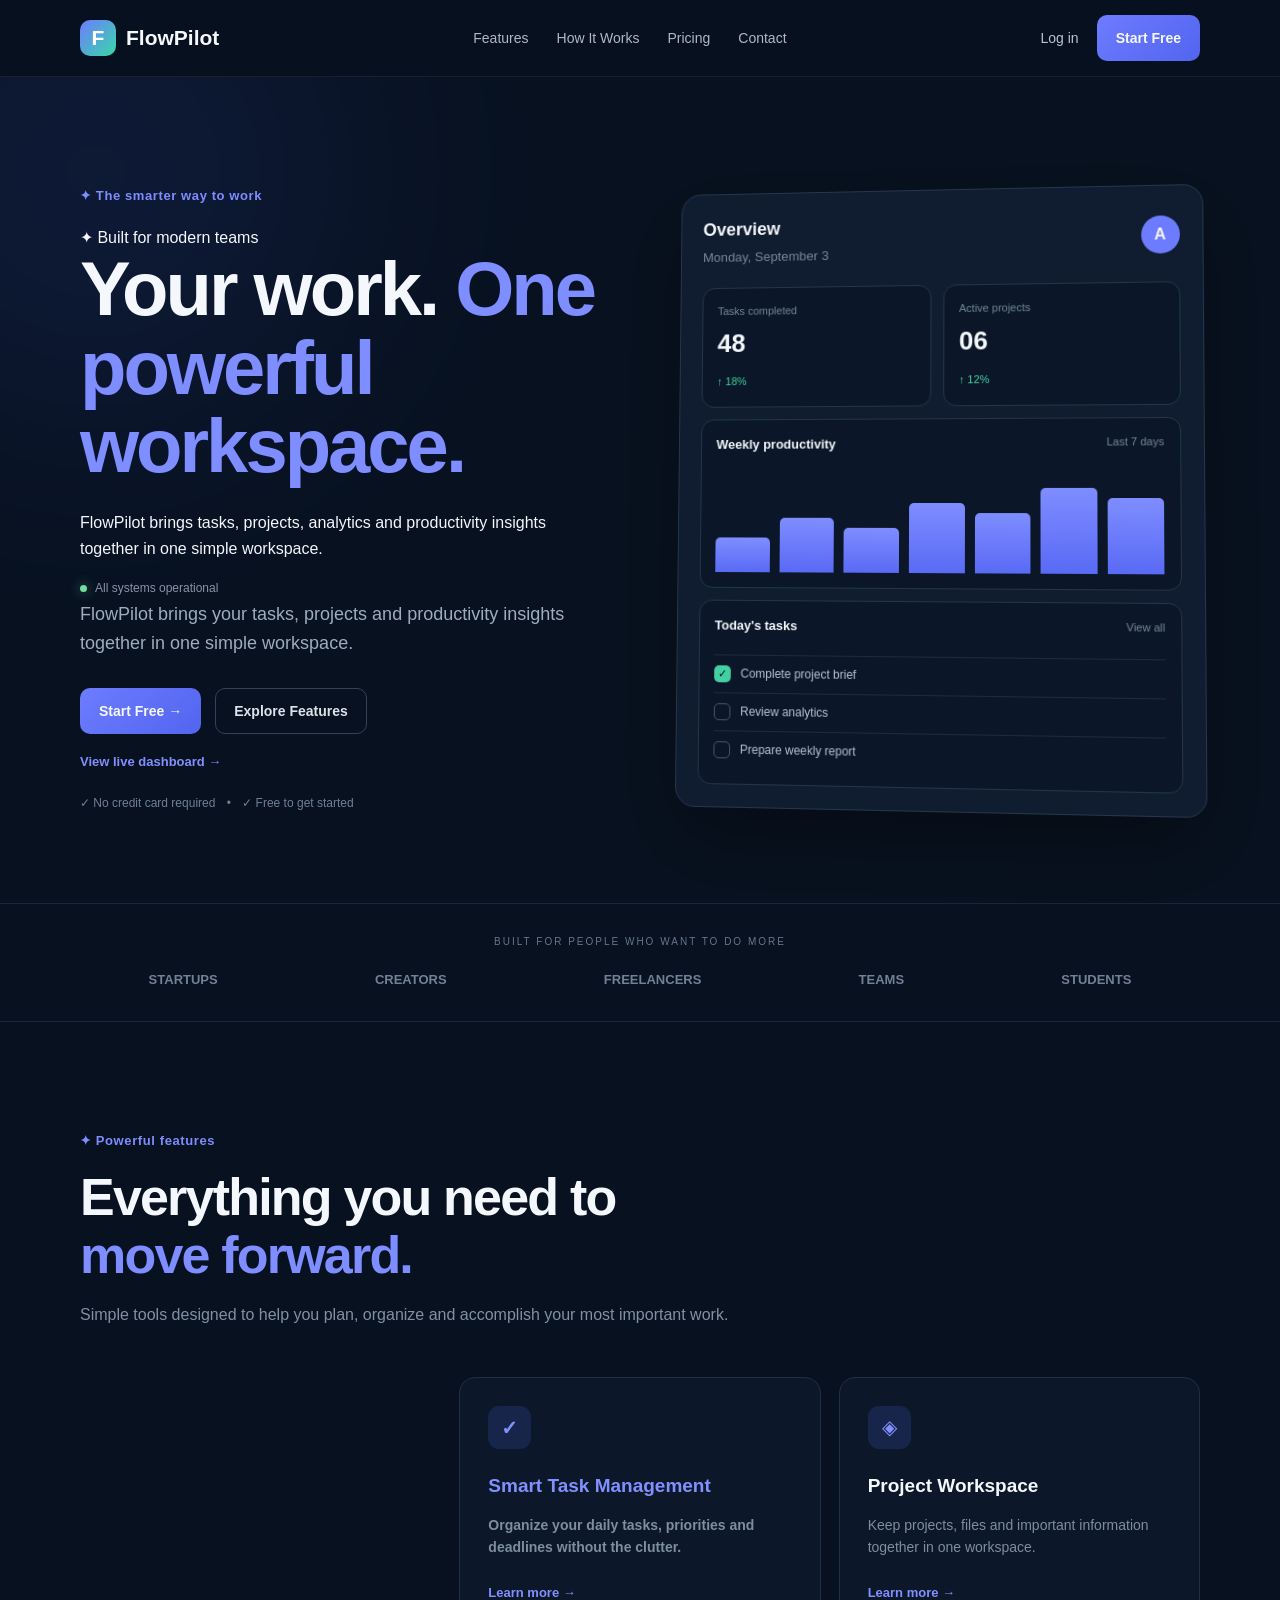
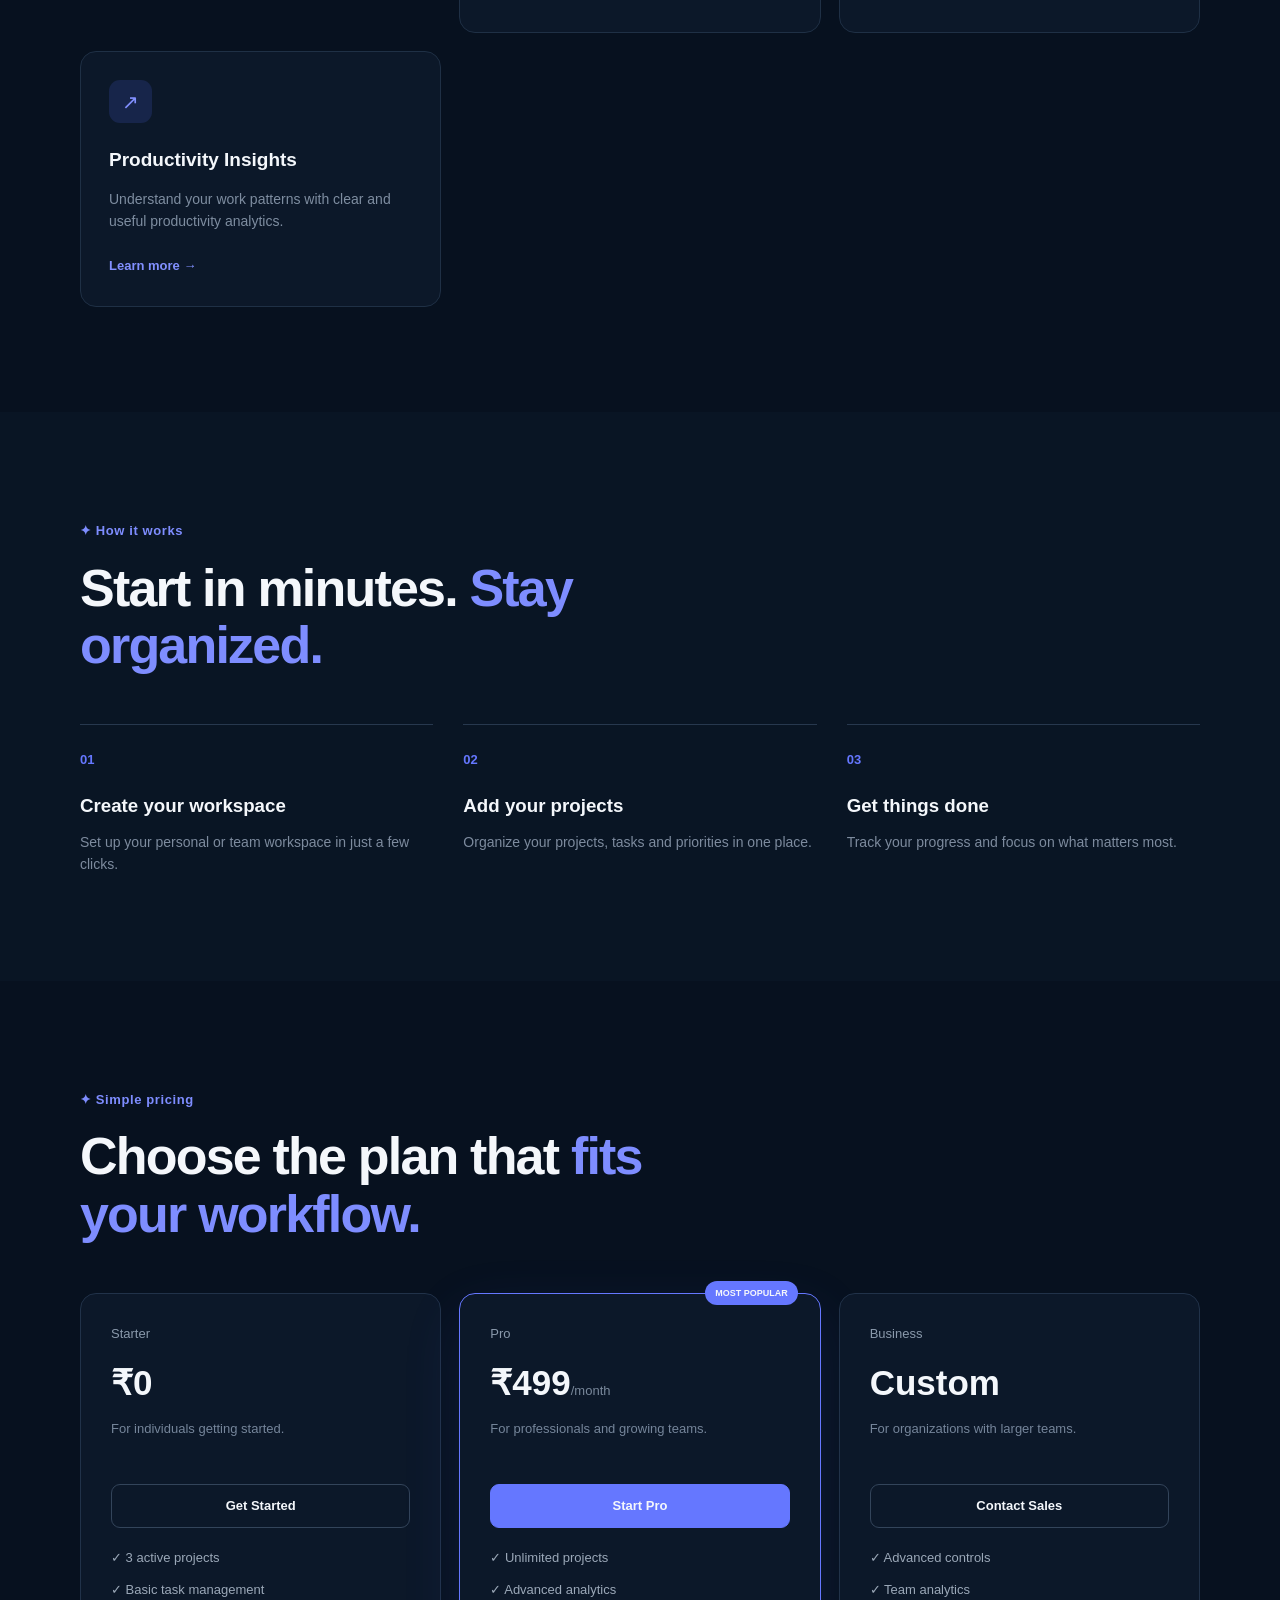
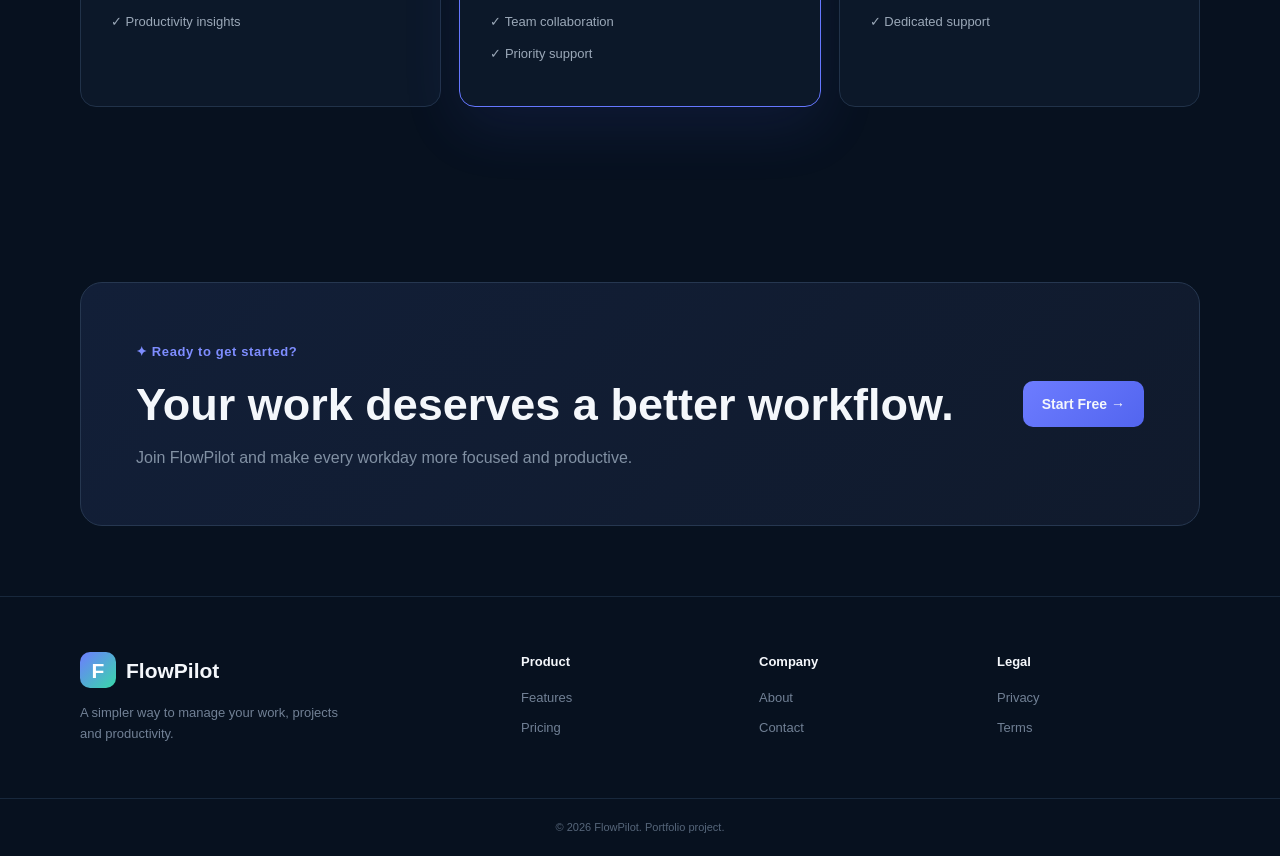
<file: index.html>
<!DOCTYPE html>
<html lang="en">
<head>
    <meta charset="UTF-8">
    <meta name="viewport" content="width=device-width, initial-scale=1.0">

    <title>FlowPilot — Work Smarter. Get More Done.</title>

    <meta name="description"
          content="FlowPilot is a modern productivity platform designed to help individuals and teams manage projects, tasks and productivity in one simple workspace.">

    <link rel="stylesheet" href="style.css">
</head>

<body>

    <!-- ================= NAVBAR ================= -->

    <header class="navbar">
        <div class="container nav-container">

            <a href="#" class="logo">
                <span class="logo-mark">F</span>
                <span>FlowPilot</span>
            </a>

            <nav class="nav-links">
                <a href="#features">Features</a>
                <a href="#how-it-works">How It Works</a>
                <a href="#pricing">Pricing</a>
                <a href="#contact">Contact</a>
            </nav>

            <div class="nav-actions">
                <a href="dashboard.html" class="login-btn">Log in</a>
                <a href="#pricing" class="nav-cta">Start Free</a>
            </div>

            <button class="menu-btn" id="menuBtn">
                ☰
            </button>

        </div>
    </header>


    <!-- ================= MOBILE MENU ================= -->

    <div class="mobile-menu" id="mobileMenu">

        <a href="#features">Features</a>
        <a href="#how-it-works">How It Works</a>
        <a href="#pricing">Pricing</a>
        <a href="#contact">Contact</a>

        <a href="#pricing" class="mobile-cta">
            Start Free
        </a>

    </div>


    <!-- ================= HERO ================= -->

    <main>

        <section class="hero">

            <div class="container hero-grid">

                <div class="hero-content">

                    <div class="eyebrow">
                        ✦ The smarter way to work
                    </div>
<div class="hero-badge">
    ✦ Built for modern teams
</div>
                    <h1>
    Your work.
    <span>One powerful workspace.</span>
</h1>
<p>
    FlowPilot brings tasks, projects, analytics and productivity
    insights together in one simple workspace.
</p>
<div class="live-status">
    <span></span>
    All systems operational
</div>

                    <p class="hero-description">
                        FlowPilot brings your tasks, projects and
                        productivity insights together in one simple
                        workspace.
                    </p>

                    <div class="hero-buttons">

                        <a href="dashboard.html" class="primary-btn">
    Start Free
    <span>→</span>
</a>

                        <a href="#features" class="secondary-btn">
                            Explore Features
                        </a>

                    </div>
                    <a href="dashboard.html" class="dashboard-link">
    View live dashboard →
</a>
                    <div class="hero-note">
                        ✓ No credit card required
                        <span>•</span>
                        ✓ Free to get started
                    </div>

                </div>


                <!-- PRODUCT MOCKUP -->

                <a href="dashboard.html" class="hero-visual"</a>

                    <div class="dashboard-card">

                        <div class="dashboard-top">

                            <div>
                                <strong>Overview</strong>
                                <small>Monday, September 3</small>
                            </div>

                            <div class="avatar">
                                A
                            </div>

                        </div>


                        <div class="stats-grid">

                            <div class="stat-card">
                                <small>Tasks completed</small>
                                <strong>48</strong>
                                <span>↑ 18%</span>
                            </div>

                            <div class="stat-card">
                                <small>Active projects</small>
                                <strong>06</strong>
                                <span>↑ 12%</span>
                            </div>

                        </div>


                        <div class="chart-card">

                            <div class="chart-heading">
                                <strong>Weekly productivity</strong>
                                <span>Last 7 days</span>
                            </div>

                            <div class="chart">
                                <div style="height:35%"></div>
                                <div style="height:55%"></div>
                                <div style="height:45%"></div>
                                <div style="height:70%"></div>
                                <div style="height:60%"></div>
                                <div style="height:85%"></div>
                                <div style="height:75%"></div>
                            </div>

                        </div>


                        <div class="tasks-card">

                            <div class="tasks-heading">
                                <strong>Today's tasks</strong>
                                <span>View all</span>
                            </div>

                            <div class="task">
                                <span class="check completed">✓</span>
                                <p>Complete project brief</p>
                            </div>

                            <div class="task">
                                <span class="check"></span>
                                <p>Review analytics</p>
                            </div>

                            <div class="task">
                                <span class="check"></span>
                                <p>Prepare weekly report</p>
                            </div>

                        </div>

                    </div>

                </div>

            </div>

        </section>


        <!-- ================= TRUST ================= -->

        <section class="trust">

            <div class="container">

                <p>BUILT FOR PEOPLE WHO WANT TO DO MORE</p>

                <div class="trust-items">
                    <span>STARTUPS</span>
                    <span>CREATORS</span>
                    <span>FREELANCERS</span>
                    <span>TEAMS</span>
                    <span>STUDENTS</span>
                </div>

            </div>

        </section>


        <!-- ================= FEATURES ================= -->

        <section class="features section" id="features">

            <div class="container">

                <div class="section-heading">

                    <div class="eyebrow">
                        ✦ Powerful features
                    </div>

                    <h2>
                        Everything you need to
                        <span>move forward.</span>
                    </h2>

                    <p>
                        Simple tools designed to help you plan,
                        organize and accomplish your most important work.
                    </p>

                </div>


                <div class="feature-grid">

                    <article class="feature-card">

                        <div class="feature-icon">✓</div>

                        <h3>Smart Task Management</h3>

                        <p>
                            Organize your daily tasks, priorities
                            and deadlines without the clutter.
                        </p>

                        <a href="#">Learn more →</a>

                    </article>


                    <article class="feature-card">

                        <div class="feature-icon">◈</div>

                        <h3>Project Workspace</h3>

                        <p>
                            Keep projects, files and important
                            information together in one workspace.
                        </p>

                        <a href="#">Learn more →</a>

                    </article>


                    <article class="feature-card">

                        <div class="feature-icon">↗</div>

                        <h3>Productivity Insights</h3>

                        <p>
                            Understand your work patterns with
                            clear and useful productivity analytics.
                        </p>

                        <a href="#">Learn more →</a>

                    </article>

                </div>

            </div>

        </section>


        <!-- ================= HOW IT WORKS ================= -->

        <section class="how-it-works section" id="how-it-works">

            <div class="container">

                <div class="section-heading">

                    <div class="eyebrow">
                        ✦ How it works
                    </div>

                    <h2>
                        Start in minutes.
                        <span>Stay organized.</span>
                    </h2>

                </div>


                <div class="steps">

                    <div class="step">

                        <div class="step-number">01</div>

                        <h3>Create your workspace</h3>

                        <p>
                            Set up your personal or team workspace
                            in just a few clicks.
                        </p>

                    </div>


                    <div class="step">

                        <div class="step-number">02</div>

                        <h3>Add your projects</h3>

                        <p>
                            Organize your projects, tasks and
                            priorities in one place.
                        </p>

                    </div>


                    <div class="step">

                        <div class="step-number">03</div>

                        <h3>Get things done</h3>

                        <p>
                            Track your progress and focus on
                            what matters most.
                        </p>

                    </div>

                </div>

            </div>

        </section>


        <!-- ================= PRICING ================= -->

        <section class="pricing section" id="pricing">

            <div class="container">

                <div class="section-heading">

                    <div class="eyebrow">
                        ✦ Simple pricing
                    </div>

                    <h2>
                        Choose the plan that
                        <span>fits your workflow.</span>
                    </h2>

                </div>


                <div class="pricing-grid">

                    <div class="price-card">

                        <p class="plan-name">Starter</p>

                        <h3>₹0</h3>

                        <p>For individuals getting started.</p>

                        <a href="#" class="price-btn">
                            Get Started
                        </a>

                        <ul>
                            <li>✓ 3 active projects</li>
                            <li>✓ Basic task management</li>
                            <li>✓ Productivity insights</li>
                        </ul>

                    </div>


                    <div class="price-card featured">

                        <div class="popular">
                            MOST POPULAR
                        </div>

                        <p class="plan-name">Pro</p>

                        <h3>₹499<span>/month</span></h3>

                        <p>For professionals and growing teams.</p>

                        <a href="#" class="price-btn">
                            Start Pro
                        </a>

                        <ul>
                            <li>✓ Unlimited projects</li>
                            <li>✓ Advanced analytics</li>
                            <li>✓ Team collaboration</li>
                            <li>✓ Priority support</li>
                        </ul>

                    </div>


                    <div class="price-card">

                        <p class="plan-name">Business</p>

                        <h3>Custom</h3>

                        <p>For organizations with larger teams.</p>

                        <a href="#" class="price-btn">
                            Contact Sales
                        </a>

                        <ul>
                            <li>✓ Advanced controls</li>
                            <li>✓ Team analytics</li>
                            <li>✓ Dedicated support</li>
                        </ul>

                    </div>

                </div>

            </div>

        </section>


        <!-- ================= CTA ================= -->

        <section class="cta-section" id="contact">

            <div class="container cta">

                <div>

                    <div class="eyebrow">
                        ✦ Ready to get started?
                    </div>

                    <h2>
                        Your work deserves
                        a better workflow.
                    </h2>

                    <p>
                        Join FlowPilot and make every workday
                        more focused and productive.
                    </p>

                </div>

                <a href="#" class="primary-btn">
                    Start Free →
                </a>

            </div>

        </section>

    </main>


    <!-- ================= FOOTER ================= -->

    <footer>

        <div class="container footer-grid">

            <div>

                <a href="#" class="logo">
                    <span class="logo-mark">F</span>
                    <span>FlowPilot</span>
                </a>

                <p>
                    A simpler way to manage your work,
                    projects and productivity.
                </p>

            </div>

            <div>
                <h4>Product</h4>
                <a href="#features">Features</a>
                <a href="#pricing">Pricing</a>
            </div>

            <div>
                <h4>Company</h4>
                <a href="#">About</a>
                <a href="#contact">Contact</a>
            </div>

            <div>
                <h4>Legal</h4>
                <a href="#">Privacy</a>
                <a href="#">Terms</a>
            </div>

        </div>

        <div class="copyright">
            © 2026 FlowPilot. Portfolio project.
        </div>

    </footer>


    <script src="script.js"></script>

</body>
</html>
</file>
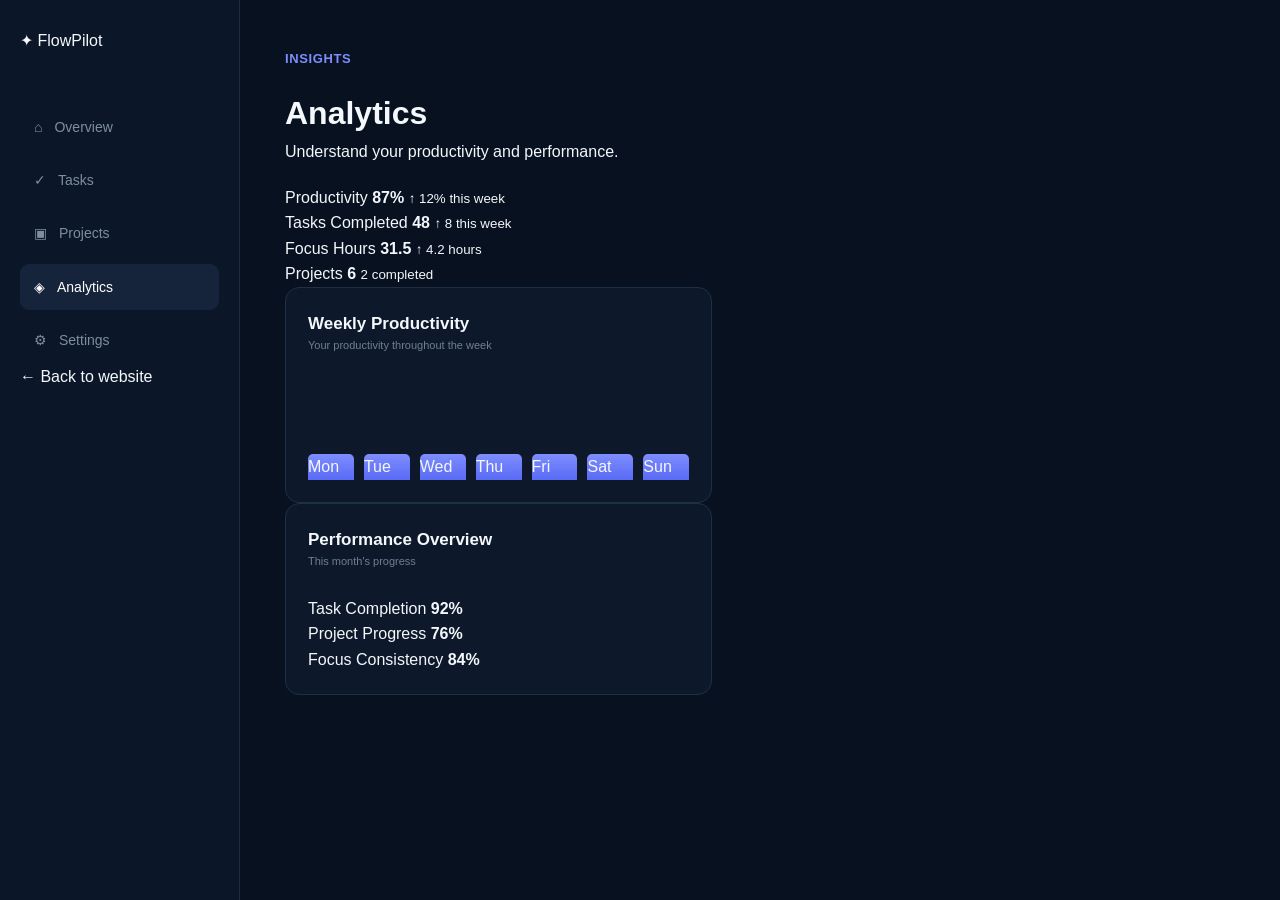
<file: analytics.html>
<!DOCTYPE html>
<html lang="en">
<head>
    <meta charset="UTF-8">
    <meta name="viewport" content="width=device-width, initial-scale=1.0">
    <title>Analytics — FlowPilot</title>
    <link rel="stylesheet" href="style.css">
</head>

<body>

<div class="dashboard-layout">

    <aside class="sidebar">

        <div class="sidebar-logo">✦ FlowPilot</div>

        <nav class="dashboard-nav">

    <a href="dashboard.html">
        <span>⌂</span>
        Overview
    </a>

    <a href="tasks.html">
        <span>✓</span>
        Tasks
    </a>

    <a href="projects.html">
        <span>▣</span>
        Projects
    </a>

    <a href="analytics.html" class="active">
        <span>◈</span>
        Analytics
    </a>

    <a href="settings.html">
        <span>⚙</span>
        Settings
    </a>

</nav>

        <a href="index.html" class="back-link">
            ← Back to website
        </a>

    </aside>


    <main class="dashboard-main">

        <div class="dashboard-top">

            <div>
                <p class="eyebrow">INSIGHTS</p>
                <h1>Analytics</h1>
                <p>Understand your productivity and performance.</p>
            </div>

        </div>


        <!-- STATISTICS -->

        <section class="analytics-stats">

            <div class="analytics-card">
                <span>Productivity</span>
                <strong>87%</strong>
                <small>↑ 12% this week</small>
            </div>

            <div class="analytics-card">
                <span>Tasks Completed</span>
                <strong>48</strong>
                <small>↑ 8 this week</small>
            </div>

            <div class="analytics-card">
                <span>Focus Hours</span>
                <strong>31.5</strong>
                <small>↑ 4.2 hours</small>
            </div>

            <div class="analytics-card">
                <span>Projects</span>
                <strong>6</strong>
                <small>2 completed</small>
            </div>

        </section>


        <!-- PRODUCTIVITY CHART -->

        <section class="dashboard-panel analytics-panel">

            <div class="panel-heading">
                <div>
                    <h2>Weekly Productivity</h2>
                    <p>Your productivity throughout the week</p>
                </div>
            </div>


            <div class="chart">

                <div class="chart-column">
                    <div class="bar" style="height: 45%;"></div>
                    <span>Mon</span>
                </div>

                <div class="chart-column">
                    <div class="bar" style="height: 68%;"></div>
                    <span>Tue</span>
                </div>

                <div class="chart-column">
                    <div class="bar" style="height: 52%;"></div>
                    <span>Wed</span>
                </div>

                <div class="chart-column">
                    <div class="bar" style="height: 82%;"></div>
                    <span>Thu</span>
                </div>

                <div class="chart-column">
                    <div class="bar" style="height: 72%;"></div>
                    <span>Fri</span>
                </div>

                <div class="chart-column">
                    <div class="bar" style="height: 91%;"></div>
                    <span>Sat</span>
                </div>

                <div class="chart-column">
                    <div class="bar" style="height: 60%;"></div>
                    <span>Sun</span>
                </div>

            </div>

        </section>


        <!-- PERFORMANCE -->

        <section class="dashboard-panel performance-panel">

            <div class="panel-heading">
                <div>
                    <h2>Performance Overview</h2>
                    <p>This month's progress</p>
                </div>
            </div>

            <div class="performance-row">
                <span>Task Completion</span>
                <strong>92%</strong>
            </div>

            <div class="performance-progress">
                <div style="width: 92%;"></div>
            </div>


            <div class="performance-row">
                <span>Project Progress</span>
                <strong>76%</strong>
            </div>

            <div class="performance-progress">
                <div style="width: 76%;"></div>
            </div>


            <div class="performance-row">
                <span>Focus Consistency</span>
                <strong>84%</strong>
            </div>

            <div class="performance-progress">
                <div style="width: 84%;"></div>
            </div>

        </section>

    </main>

</div>

<script src="script.js"></script>

</body>
</html>
</file>
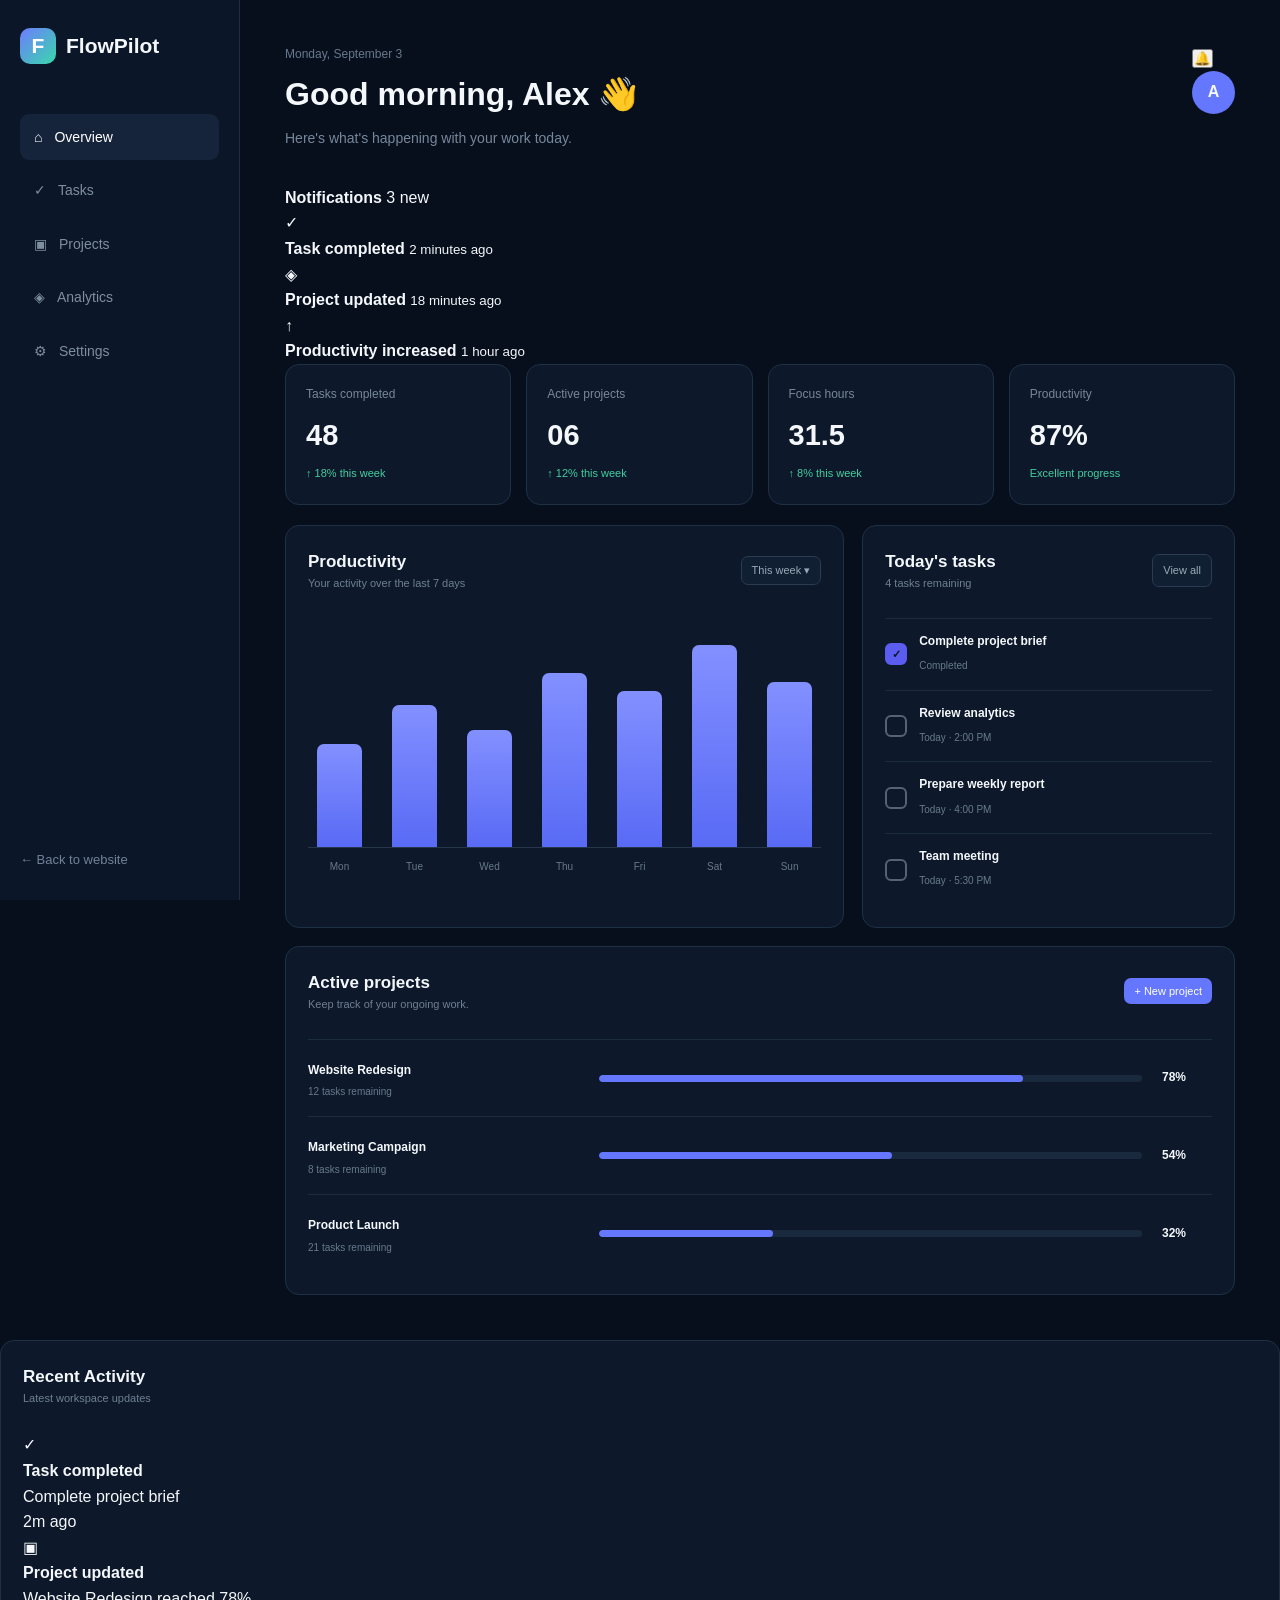
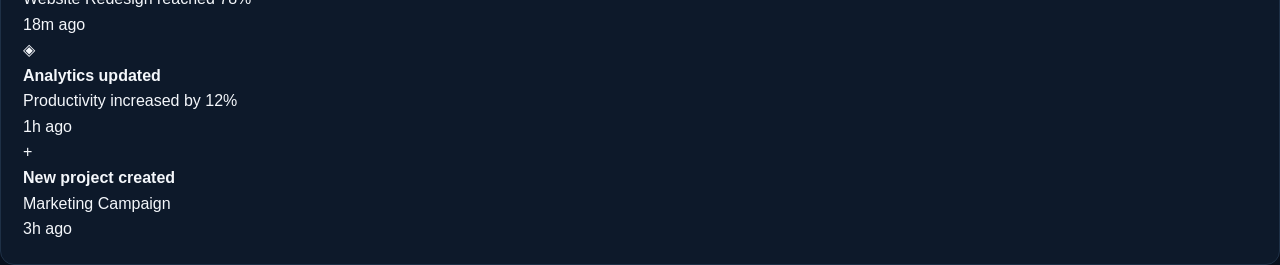
<file: dashboard.html>
<!DOCTYPE html>
<html lang="en">

<head>

    <meta charset="UTF-8">

    <meta name="viewport"
          content="width=device-width, initial-scale=1.0">

    <title>FlowPilot — Dashboard</title>

    <link rel="stylesheet" href="style.css">

</head>

<body class="dashboard-page">

    <!-- SIDEBAR -->

    <aside class="sidebar">

        <a href="index.html" class="logo">
            <span class="logo-mark">F</span>
            <span>FlowPilot</span>
        </a>

        <nav class="dashboard-nav">

    <a href="dashboard.html" class="active">
        <span>⌂</span>
        Overview
    </a>

    <a href="tasks.html">
        <span>✓</span>
        Tasks
    </a>

    <a href="projects.html">
        <span>▣</span>
        Projects
    </a>

    <a href="analytics.html">
        <span>◈</span>
        Analytics
    </a>

    <a href="settings.html">
        <span>⚙</span>
        Settings
    </a>

</nav>

        <div class="sidebar-bottom">

            <a href="index.html">
                ← Back to website
            </a>

        </div>

    </aside>


    <!-- MAIN -->

    <main class="dashboard-main">

        <header class="dashboard-header">

            <div>
                <p class="dashboard-label">
                    Monday, September 3
                </p>

                <h1>
                    Good morning, Alex 👋
                </h1>

                <p>
                    Here's what's happening with your work today.
                </p>
            </div>

            <div class="header-actions">

    <button
    type="button"
    class="notification-btn"
    onclick="document.getElementById('notificationPanel').classList.toggle('show')">
    
    🔔
    <span class="notification-dot"></span>

</button>

    <div class="profile-circle">
        A
    </div>

</div>

        </header>
<div class="notification-panel" id="notificationPanel">

    <div class="notification-title">
        <strong>Notifications</strong>
        <span>3 new</span>
    </div>

    <div class="notification-item">
        <span>✓</span>
        <div>
            <strong>Task completed</strong>
            <small>2 minutes ago</small>
        </div>
    </div>

    <div class="notification-item">
        <span>◈</span>
        <div>
            <strong>Project updated</strong>
            <small>18 minutes ago</small>
        </div>
    </div>

    <div class="notification-item">
        <span>↑</span>
        <div>
            <strong>Productivity increased</strong>
            <small>1 hour ago</small>
        </div>
    </div>

</div>

        <!-- STATS -->

        <section class="dashboard-stats">

            <div class="dashboard-stat">

                <span>Tasks completed</span>

                <strong>48</strong>

                <small>↑ 18% this week</small>

            </div>


            <div class="dashboard-stat">

                <span>Active projects</span>

                <strong>06</strong>

                <small>↑ 12% this week</small>

            </div>


            <div class="dashboard-stat">

                <span>Focus hours</span>

                <strong>31.5</strong>

                <small>↑ 8% this week</small>

            </div>


            <div class="dashboard-stat">

                <span>Productivity</span>

                <strong>87%</strong>

                <small>Excellent progress</small>

            </div>

        </section>


        <!-- DASHBOARD CONTENT -->

        <section class="dashboard-layout">


            <!-- CHART -->

            <div class="dashboard-panel chart-panel">

                <div class="panel-heading">

                    <div>
                        <h2>Productivity</h2>
                        <p>Your activity over the last 7 days</p>
                    </div>

                    <button>
                        This week ▾
                    </button>

                </div>


                <div class="big-chart">

                    <div class="bar" style="height:45%">
                        <span>Mon</span>
                    </div>

                    <div class="bar" style="height:62%">
                        <span>Tue</span>
                    </div>

                    <div class="bar" style="height:51%">
                        <span>Wed</span>
                    </div>

                    <div class="bar" style="height:76%">
                        <span>Thu</span>
                    </div>

                    <div class="bar" style="height:68%">
                        <span>Fri</span>
                    </div>

                    <div class="bar" style="height:88%">
                        <span>Sat</span>
                    </div>

                    <div class="bar" style="height:72%">
                        <span>Sun</span>
                    </div>

                </div>

            </div>


            <!-- TASKS -->

            <div class="dashboard-panel">

                <div class="panel-heading">

                    <div>
                        <h2>Today's tasks</h2>
                        <p>4 tasks remaining</p>
                    </div>

                    <a href="#">
                        View all
                    </a>

                </div>


                <div class="dashboard-task">

                    <button type="button" class="task-check checked"
        onclick="toggleDashboardTask(this)">
    ✓
</button>

                    <div>
                        <strong>Complete project brief</strong>
                        <small>Completed</small>
                    </div>

                </div>


                <div class="dashboard-task">

                    <button type="button" class="task-check"
        onclick="toggleDashboardTask(this)">
</button>

                    <div>
                        <strong>Review analytics</strong>
                        <small>Today · 2:00 PM</small>
                    </div>

                </div>


                <div class="dashboard-task">

                    <button type="button" class="task-check"
        onclick="toggleDashboardTask(this)">
</button>

                    <div>
                        <strong>Prepare weekly report</strong>
                        <small>Today · 4:00 PM</small>
                    </div>

                </div>


                <div class="dashboard-task">

                    <button type="button" class="task-check"
        onclick="toggleDashboardTask(this)">
</button>

                    <div>
                        <strong>Team meeting</strong>
                        <small>Today · 5:30 PM</small>
                    </div>

                </div>

            </div>

        </section>


        <!-- PROJECTS -->

        <section class="dashboard-panel projects-panel">

            <div class="panel-heading">

                <div>
                    <h2>Active projects</h2>
                    <p>Keep track of your ongoing work.</p>
                </div>

                <button class="add-project" id="newProjectBtn">
    + New project
</button>

            </div>


            <div class="project-row">

                <div>
                    <strong>Website Redesign</strong>
                    <small>12 tasks remaining</small>
                </div>

                <div class="progress">
                    <span style="width:78%"></span>
                </div>

                <strong>78%</strong>

            </div>


            <div class="project-row">

                <div>
                    <strong>Marketing Campaign</strong>
                    <small>8 tasks remaining</small>
                </div>

                <div class="progress">
                    <span style="width:54%"></span>
                </div>

                <strong>54%</strong>

            </div>


            <div class="project-row">

                <div>
                    <strong>Product Launch</strong>
                    <small>21 tasks remaining</small>
                </div>

                <div class="progress">
                    <span style="width:32%"></span>
                </div>

                <strong>32%</strong>

            </div>

        </section>

    </main>
    <section class="dashboard-panel activity-panel">

    <div class="panel-heading">
        <div>
            <h2>Recent Activity</h2>
            <p>Latest workspace updates</p>
        </div>
    </div>

    <div class="activity-list">

        <div class="activity-item">
            <div class="activity-icon">✓</div>
            <div>
                <strong>Task completed</strong>
                <p>Complete project brief</p>
            </div>
            <span>2m ago</span>
        </div>

        <div class="activity-item">
            <div class="activity-icon">▣</div>
            <div>
                <strong>Project updated</strong>
                <p>Website Redesign reached 78%</p>
            </div>
            <span>18m ago</span>
        </div>

        <div class="activity-item">
            <div class="activity-icon">◈</div>
            <div>
                <strong>Analytics updated</strong>
                <p>Productivity increased by 12%</p>
            </div>
            <span>1h ago</span>
        </div>

        <div class="activity-item">
            <div class="activity-icon">+</div>
            <div>
                <strong>New project created</strong>
                <p>Marketing Campaign</p>
            </div>
            <span>3h ago</span>
        </div>

    </div>

</section>
<script>
function toggleDashboardTask(button) {
    button.classList.toggle("checked");

    if (button.classList.contains("checked")) {
        button.textContent = "✓";
    } else {
        button.textContent = "";
    }

    const tasks = document.querySelectorAll(".dashboard-task .task-check");
    const remaining = document.querySelector(
        ".dashboard-task + .dashboard-task"
    );

    const remainingCount = [...tasks].filter(
        task => !task.classList.contains("checked")
    ).length;

    const statusText = document.querySelector(
    ".dashboard-layout .dashboard-panel:nth-child(2) .panel-heading p"
);

    if (statusText) {
        statusText.textContent = remainingCount + " tasks remaining";
    }
}
</script>

<script src="script.js"></script>
<script src="script.js"></script>

</body>
</html>
</file>
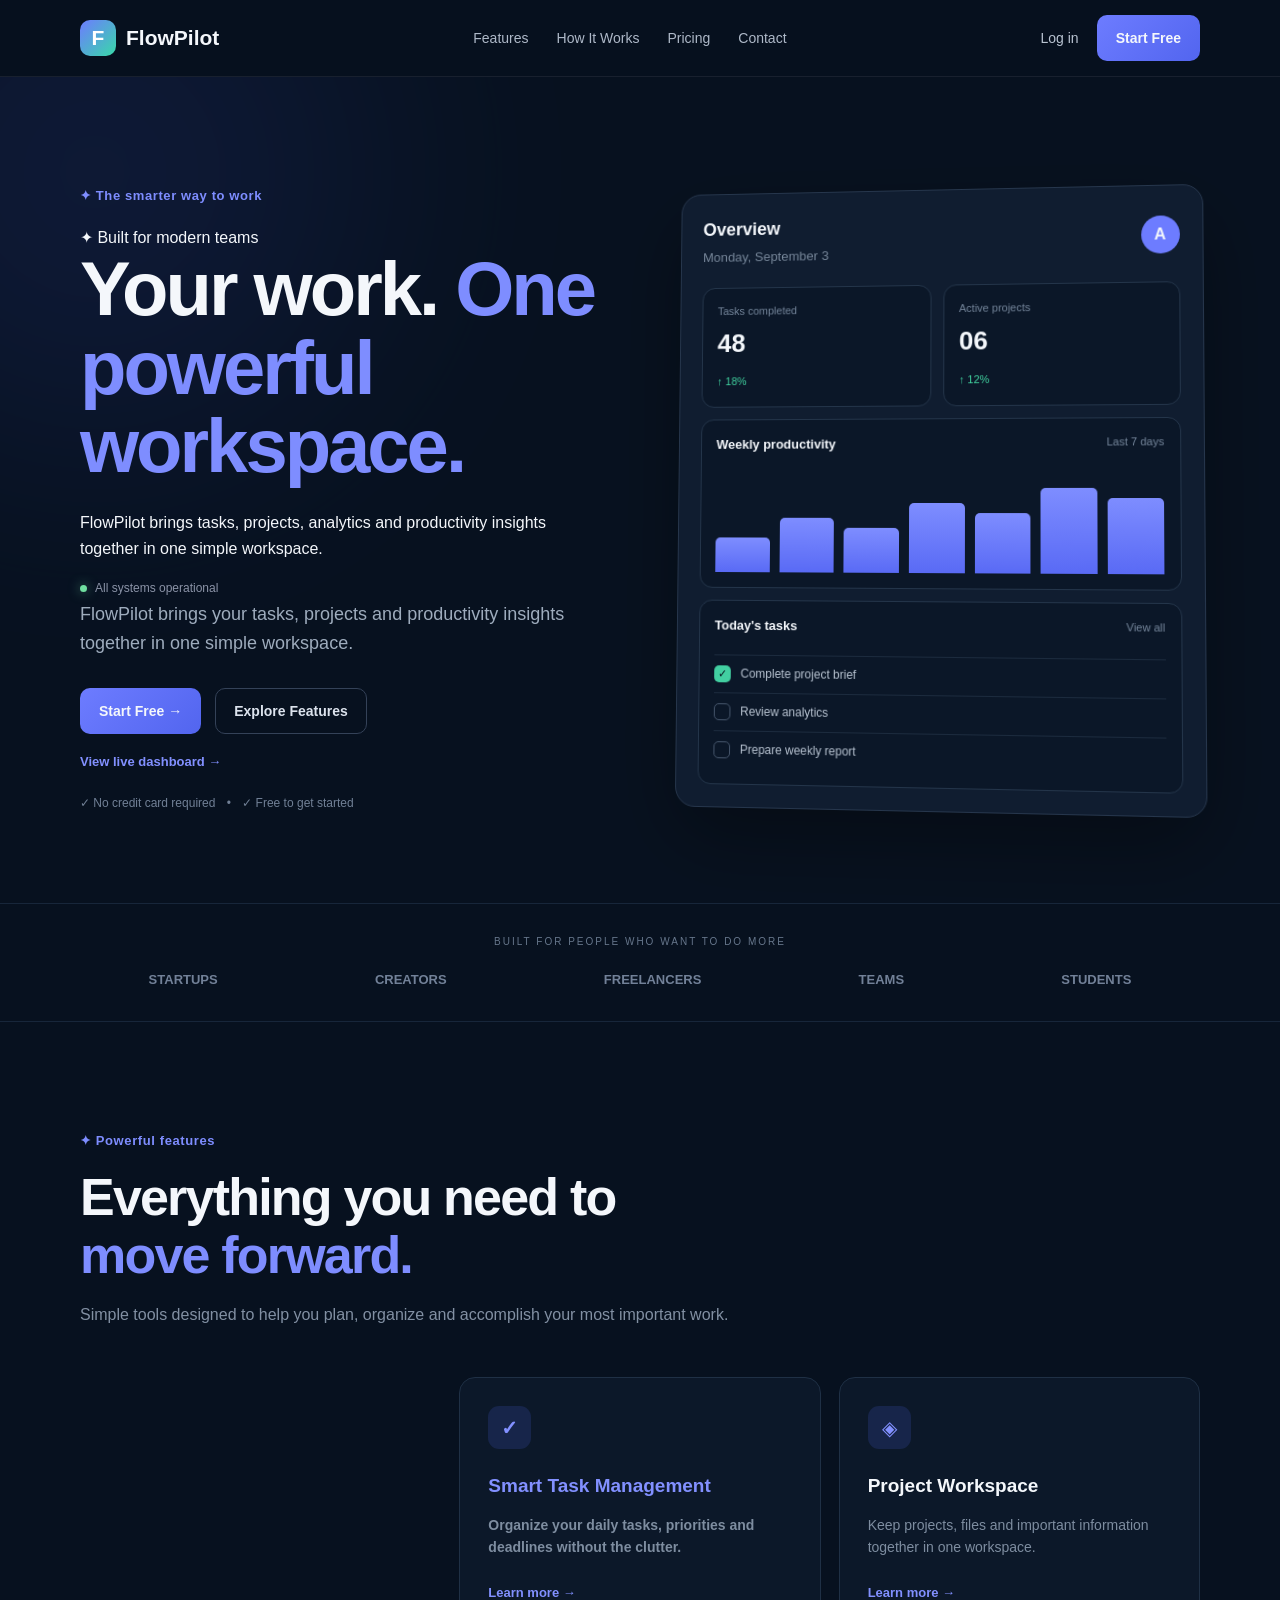
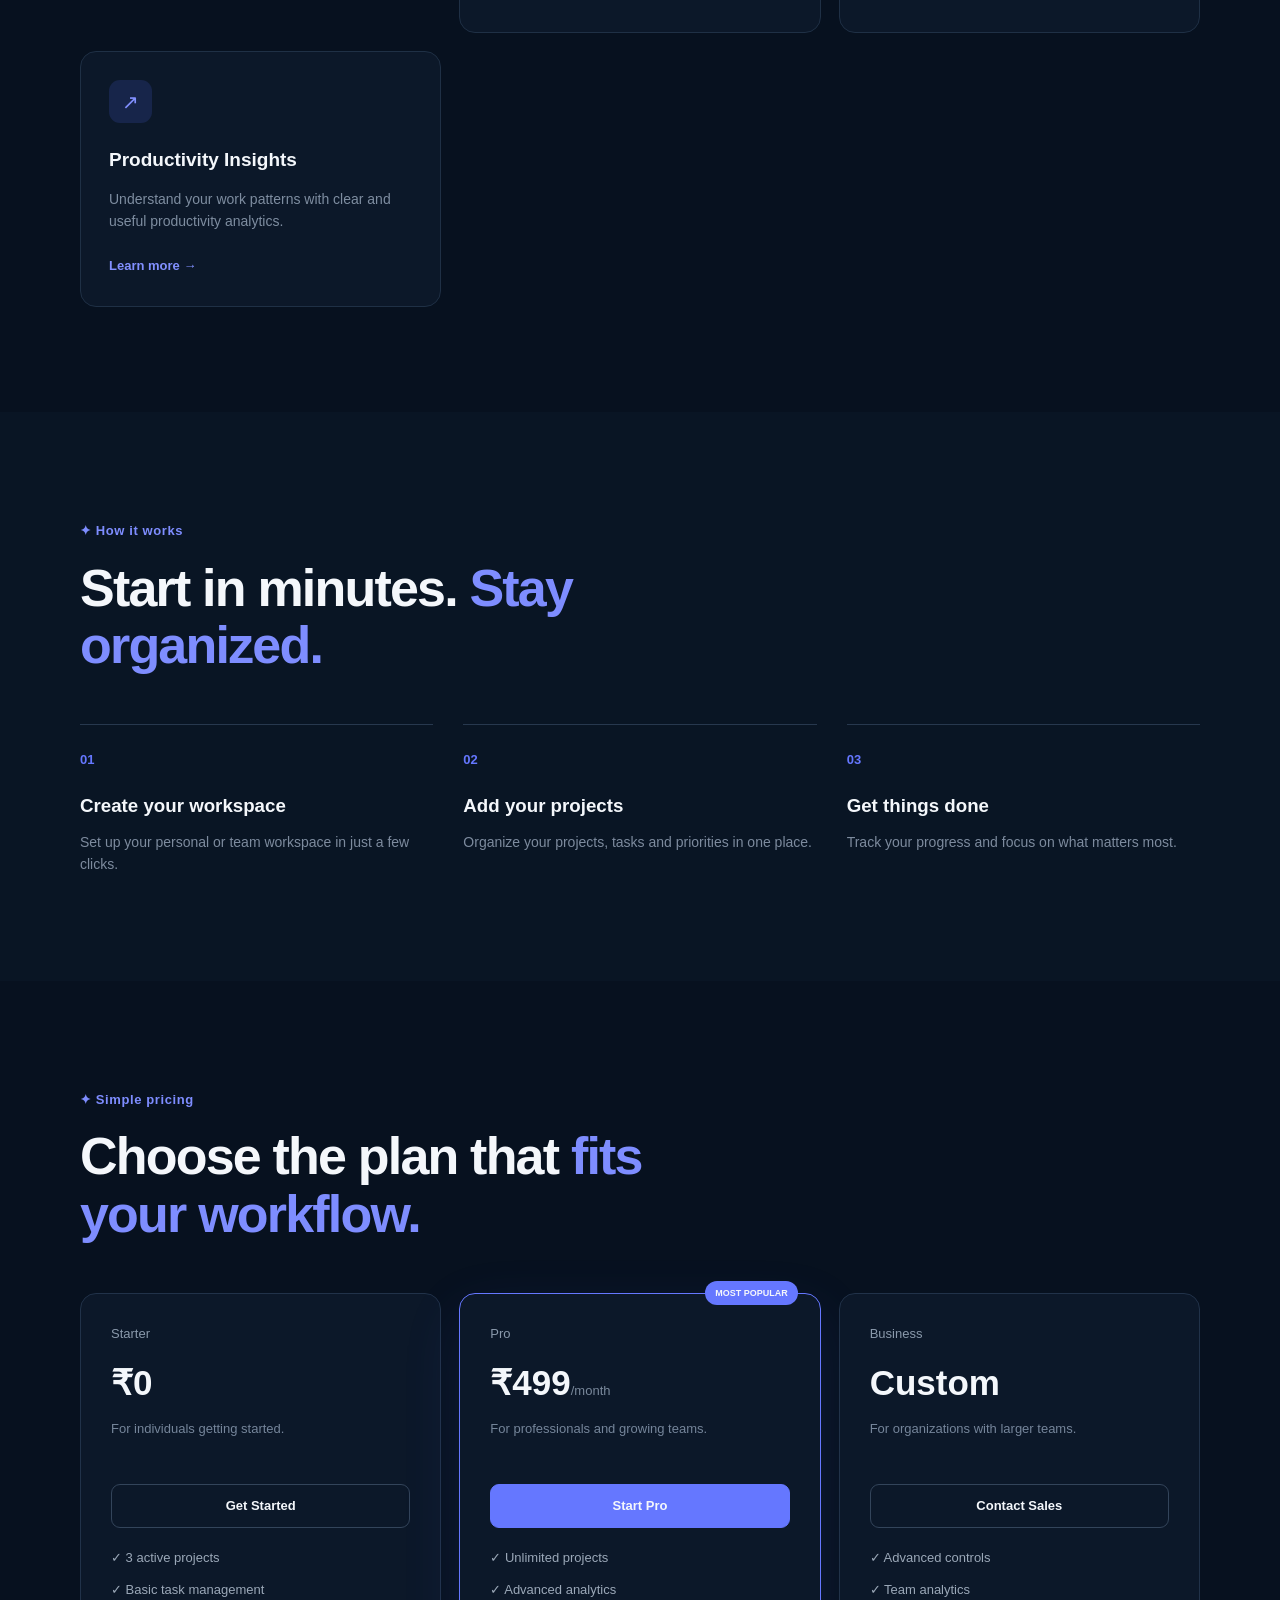
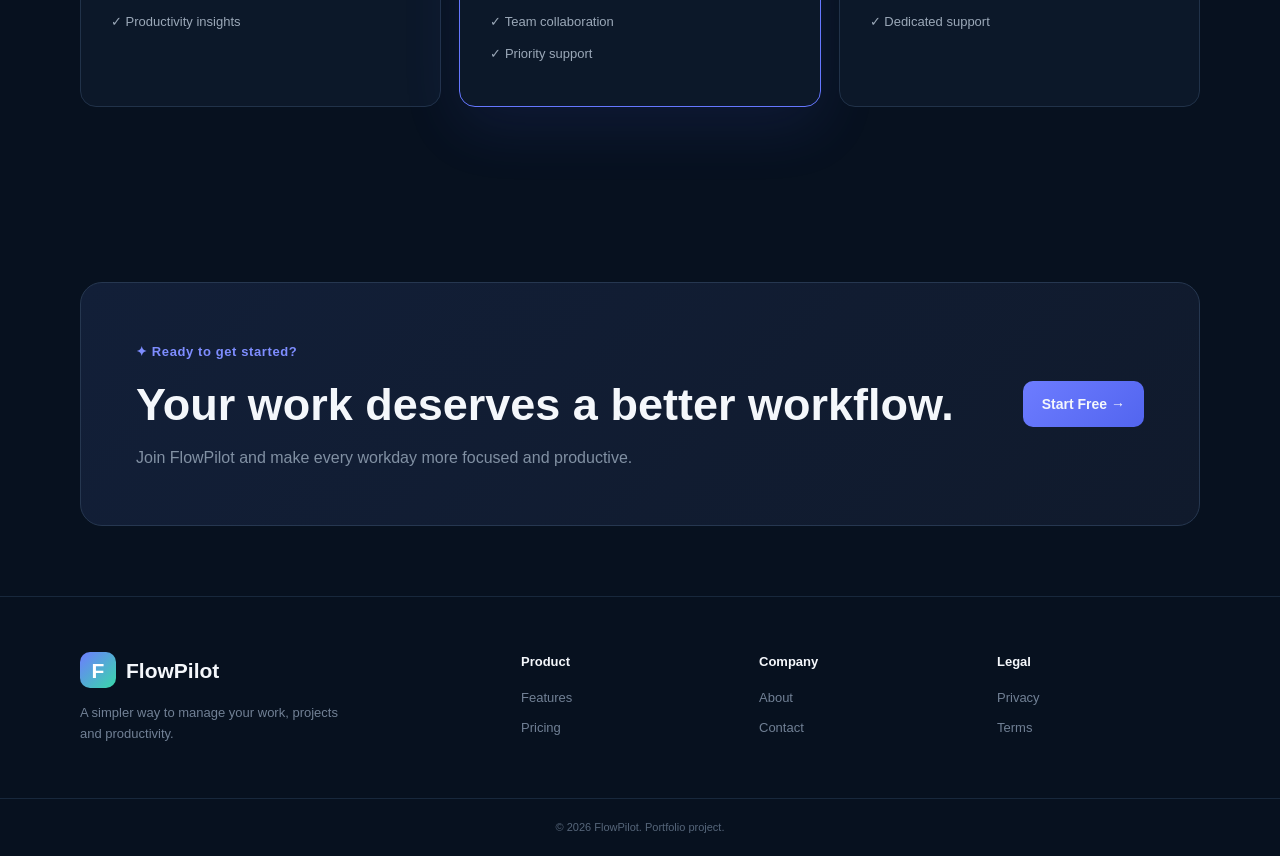
<file: index (5).html>
<!DOCTYPE html>
<html lang="en">
<head>
    <meta charset="UTF-8">
    <meta name="viewport" content="width=device-width, initial-scale=1.0">

    <title>FlowPilot — Work Smarter. Get More Done.</title>

    <meta name="description"
          content="FlowPilot is a modern productivity platform designed to help individuals and teams manage projects, tasks and productivity in one simple workspace.">

    <link rel="stylesheet" href="style.css">
</head>

<body>

    <!-- ================= NAVBAR ================= -->

    <header class="navbar">
        <div class="container nav-container">

            <a href="#" class="logo">
                <span class="logo-mark">F</span>
                <span>FlowPilot</span>
            </a>

            <nav class="nav-links">
                <a href="#features">Features</a>
                <a href="#how-it-works">How It Works</a>
                <a href="#pricing">Pricing</a>
                <a href="#contact">Contact</a>
            </nav>

            <div class="nav-actions">
                <a href="dashboard.html" class="login-btn">Log in</a>
                <a href="#pricing" class="nav-cta">Start Free</a>
            </div>

            <button class="menu-btn" id="menuBtn">
                ☰
            </button>

        </div>
    </header>


    <!-- ================= MOBILE MENU ================= -->

    <div class="mobile-menu" id="mobileMenu">

        <a href="#features">Features</a>
        <a href="#how-it-works">How It Works</a>
        <a href="#pricing">Pricing</a>
        <a href="#contact">Contact</a>

        <a href="#pricing" class="mobile-cta">
            Start Free
        </a>

    </div>


    <!-- ================= HERO ================= -->

    <main>

        <section class="hero">

            <div class="container hero-grid">

                <div class="hero-content">

                    <div class="eyebrow">
                        ✦ The smarter way to work
                    </div>
<div class="hero-badge">
    ✦ Built for modern teams
</div>
                    <h1>
    Your work.
    <span>One powerful workspace.</span>
</h1>
<p>
    FlowPilot brings tasks, projects, analytics and productivity
    insights together in one simple workspace.
</p>
<div class="live-status">
    <span></span>
    All systems operational
</div>

                    <p class="hero-description">
                        FlowPilot brings your tasks, projects and
                        productivity insights together in one simple
                        workspace.
                    </p>

                    <div class="hero-buttons">

                        <a href="dashboard.html" class="primary-btn">
    Start Free
    <span>→</span>
</a>

                        <a href="#features" class="secondary-btn">
                            Explore Features
                        </a>

                    </div>
                    <a href="dashboard.html" class="dashboard-link">
    View live dashboard →
</a>
                    <div class="hero-note">
                        ✓ No credit card required
                        <span>•</span>
                        ✓ Free to get started
                    </div>

                </div>


                <!-- PRODUCT MOCKUP -->

                <a href="dashboard.html" class="hero-visual"</a>

                    <div class="dashboard-card">

                        <div class="dashboard-top">

                            <div>
                                <strong>Overview</strong>
                                <small>Monday, September 3</small>
                            </div>

                            <div class="avatar">
                                A
                            </div>

                        </div>


                        <div class="stats-grid">

                            <div class="stat-card">
                                <small>Tasks completed</small>
                                <strong>48</strong>
                                <span>↑ 18%</span>
                            </div>

                            <div class="stat-card">
                                <small>Active projects</small>
                                <strong>06</strong>
                                <span>↑ 12%</span>
                            </div>

                        </div>


                        <div class="chart-card">

                            <div class="chart-heading">
                                <strong>Weekly productivity</strong>
                                <span>Last 7 days</span>
                            </div>

                            <div class="chart">
                                <div style="height:35%"></div>
                                <div style="height:55%"></div>
                                <div style="height:45%"></div>
                                <div style="height:70%"></div>
                                <div style="height:60%"></div>
                                <div style="height:85%"></div>
                                <div style="height:75%"></div>
                            </div>

                        </div>


                        <div class="tasks-card">

                            <div class="tasks-heading">
                                <strong>Today's tasks</strong>
                                <span>View all</span>
                            </div>

                            <div class="task">
                                <span class="check completed">✓</span>
                                <p>Complete project brief</p>
                            </div>

                            <div class="task">
                                <span class="check"></span>
                                <p>Review analytics</p>
                            </div>

                            <div class="task">
                                <span class="check"></span>
                                <p>Prepare weekly report</p>
                            </div>

                        </div>

                    </div>

                </div>

            </div>

        </section>


        <!-- ================= TRUST ================= -->

        <section class="trust">

            <div class="container">

                <p>BUILT FOR PEOPLE WHO WANT TO DO MORE</p>

                <div class="trust-items">
                    <span>STARTUPS</span>
                    <span>CREATORS</span>
                    <span>FREELANCERS</span>
                    <span>TEAMS</span>
                    <span>STUDENTS</span>
                </div>

            </div>

        </section>


        <!-- ================= FEATURES ================= -->

        <section class="features section" id="features">

            <div class="container">

                <div class="section-heading">

                    <div class="eyebrow">
                        ✦ Powerful features
                    </div>

                    <h2>
                        Everything you need to
                        <span>move forward.</span>
                    </h2>

                    <p>
                        Simple tools designed to help you plan,
                        organize and accomplish your most important work.
                    </p>

                </div>


                <div class="feature-grid">

                    <article class="feature-card">

                        <div class="feature-icon">✓</div>

                        <h3>Smart Task Management</h3>

                        <p>
                            Organize your daily tasks, priorities
                            and deadlines without the clutter.
                        </p>

                        <a href="#">Learn more →</a>

                    </article>


                    <article class="feature-card">

                        <div class="feature-icon">◈</div>

                        <h3>Project Workspace</h3>

                        <p>
                            Keep projects, files and important
                            information together in one workspace.
                        </p>

                        <a href="#">Learn more →</a>

                    </article>


                    <article class="feature-card">

                        <div class="feature-icon">↗</div>

                        <h3>Productivity Insights</h3>

                        <p>
                            Understand your work patterns with
                            clear and useful productivity analytics.
                        </p>

                        <a href="#">Learn more →</a>

                    </article>

                </div>

            </div>

        </section>


        <!-- ================= HOW IT WORKS ================= -->

        <section class="how-it-works section" id="how-it-works">

            <div class="container">

                <div class="section-heading">

                    <div class="eyebrow">
                        ✦ How it works
                    </div>

                    <h2>
                        Start in minutes.
                        <span>Stay organized.</span>
                    </h2>

                </div>


                <div class="steps">

                    <div class="step">

                        <div class="step-number">01</div>

                        <h3>Create your workspace</h3>

                        <p>
                            Set up your personal or team workspace
                            in just a few clicks.
                        </p>

                    </div>


                    <div class="step">

                        <div class="step-number">02</div>

                        <h3>Add your projects</h3>

                        <p>
                            Organize your projects, tasks and
                            priorities in one place.
                        </p>

                    </div>


                    <div class="step">

                        <div class="step-number">03</div>

                        <h3>Get things done</h3>

                        <p>
                            Track your progress and focus on
                            what matters most.
                        </p>

                    </div>

                </div>

            </div>

        </section>


        <!-- ================= PRICING ================= -->

        <section class="pricing section" id="pricing">

            <div class="container">

                <div class="section-heading">

                    <div class="eyebrow">
                        ✦ Simple pricing
                    </div>

                    <h2>
                        Choose the plan that
                        <span>fits your workflow.</span>
                    </h2>

                </div>


                <div class="pricing-grid">

                    <div class="price-card">

                        <p class="plan-name">Starter</p>

                        <h3>₹0</h3>

                        <p>For individuals getting started.</p>

                        <a href="#" class="price-btn">
                            Get Started
                        </a>

                        <ul>
                            <li>✓ 3 active projects</li>
                            <li>✓ Basic task management</li>
                            <li>✓ Productivity insights</li>
                        </ul>

                    </div>


                    <div class="price-card featured">

                        <div class="popular">
                            MOST POPULAR
                        </div>

                        <p class="plan-name">Pro</p>

                        <h3>₹499<span>/month</span></h3>

                        <p>For professionals and growing teams.</p>

                        <a href="#" class="price-btn">
                            Start Pro
                        </a>

                        <ul>
                            <li>✓ Unlimited projects</li>
                            <li>✓ Advanced analytics</li>
                            <li>✓ Team collaboration</li>
                            <li>✓ Priority support</li>
                        </ul>

                    </div>


                    <div class="price-card">

                        <p class="plan-name">Business</p>

                        <h3>Custom</h3>

                        <p>For organizations with larger teams.</p>

                        <a href="#" class="price-btn">
                            Contact Sales
                        </a>

                        <ul>
                            <li>✓ Advanced controls</li>
                            <li>✓ Team analytics</li>
                            <li>✓ Dedicated support</li>
                        </ul>

                    </div>

                </div>

            </div>

        </section>


        <!-- ================= CTA ================= -->

        <section class="cta-section" id="contact">

            <div class="container cta">

                <div>

                    <div class="eyebrow">
                        ✦ Ready to get started?
                    </div>

                    <h2>
                        Your work deserves
                        a better workflow.
                    </h2>

                    <p>
                        Join FlowPilot and make every workday
                        more focused and productive.
                    </p>

                </div>

                <a href="#" class="primary-btn">
                    Start Free →
                </a>

            </div>

        </section>

    </main>


    <!-- ================= FOOTER ================= -->

    <footer>

        <div class="container footer-grid">

            <div>

                <a href="#" class="logo">
                    <span class="logo-mark">F</span>
                    <span>FlowPilot</span>
                </a>

                <p>
                    A simpler way to manage your work,
                    projects and productivity.
                </p>

            </div>

            <div>
                <h4>Product</h4>
                <a href="#features">Features</a>
                <a href="#pricing">Pricing</a>
            </div>

            <div>
                <h4>Company</h4>
                <a href="#">About</a>
                <a href="#contact">Contact</a>
            </div>

            <div>
                <h4>Legal</h4>
                <a href="#">Privacy</a>
                <a href="#">Terms</a>
            </div>

        </div>

        <div class="copyright">
            © 2026 FlowPilot. Portfolio project.
        </div>

    </footer>


    <script src="script.js"></script>

</body>
</html>
</file>
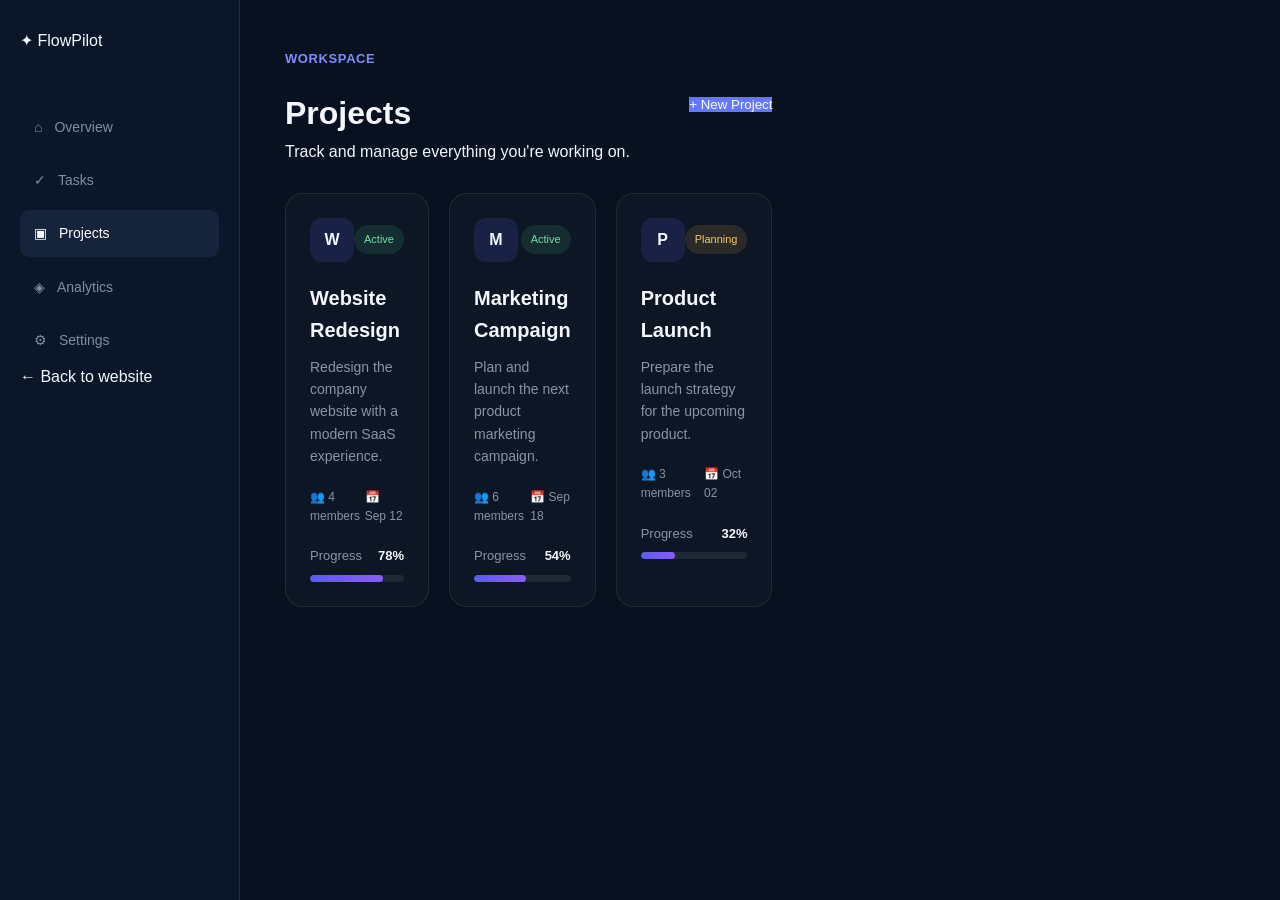
<file: projects.html>
<!DOCTYPE html>
<html lang="en">
<head>
    <meta charset="UTF-8">
    <meta name="viewport" content="width=device-width, initial-scale=1.0">
    <title>Projects — FlowPilot</title>
    <link rel="stylesheet" href="style.css">
</head>

<body>

<div class="dashboard-layout">

    <aside class="sidebar">

        <div class="sidebar-logo">✦ FlowPilot</div>

        <nav class="dashboard-nav">

    <a href="dashboard.html">
        <span>⌂</span>
        Overview
    </a>

    <a href="tasks.html">
        <span>✓</span>
        Tasks
    </a>

    <a href="projects.html" class="active">
        <span>▣</span>
        Projects
    </a>

    <a href="analytics.html">
        <span>◈</span>
        Analytics
    </a>

    <a href="settings.html">
        <span>⚙</span>
        Settings
    </a>

</nav>

        <a href="index.html" class="back-link">
            ← Back to website
        </a>

    </aside>


    <main class="dashboard-main">

        <div class="dashboard-top">

            <div>
                <p class="eyebrow">WORKSPACE</p>
                <h1>Projects</h1>
                <p>Track and manage everything you're working on.</p>
            </div>

            <button class="add-project" id="addProjectBtn">
                + New Project
            </button>

        </div>


        <section class="projects-grid">


            <div class="project-card">

                <div class="project-card-top">
                    <div class="project-icon">W</div>

                    <span class="project-status active-status">
                        Active
                    </span>
                </div>

                <h2>Website Redesign</h2>

                <p>
                    Redesign the company website with a modern SaaS experience.
                </p>

                <div class="project-meta">
                    <span>👥 4 members</span>
                    <span>📅 Sep 12</span>
                </div>

                <div class="progress-info">
                    <span>Progress</span>
                    <strong>78%</strong>
                </div>

                <div class="progress-bar">
                    <div style="width: 78%;"></div>
                </div>

            </div>


            <div class="project-card">

                <div class="project-card-top">
                    <div class="project-icon">M</div>

                    <span class="project-status active-status">
                        Active
                    </span>
                </div>

                <h2>Marketing Campaign</h2>

                <p>
                    Plan and launch the next product marketing campaign.
                </p>

                <div class="project-meta">
                    <span>👥 6 members</span>
                    <span>📅 Sep 18</span>
                </div>

                <div class="progress-info">
                    <span>Progress</span>
                    <strong>54%</strong>
                </div>

                <div class="progress-bar">
                    <div style="width: 54%;"></div>
                </div>

            </div>


            <div class="project-card">

                <div class="project-card-top">
                    <div class="project-icon">P</div>

                    <span class="project-status planning-status">
                        Planning
                    </span>
                </div>

                <h2>Product Launch</h2>

                <p>
                    Prepare the launch strategy for the upcoming product.
                </p>

                <div class="project-meta">
                    <span>👥 3 members</span>
                    <span>📅 Oct 02</span>
                </div>

                <div class="progress-info">
                    <span>Progress</span>
                    <strong>32%</strong>
                </div>

                <div class="progress-bar">
                    <div style="width: 32%;"></div>
                </div>

            </div>


        </section>

    </main>

</div>
<script>
document.addEventListener("DOMContentLoaded", function () {

    const addProjectBtn = document.getElementById("addProjectBtn");
    const projectsGrid = document.querySelector(".projects-grid");

    if (!addProjectBtn || !projectsGrid) return;

    addProjectBtn.addEventListener("click", function () {

        const projectName = prompt("Enter project name:");

        if (!projectName || projectName.trim() === "") {
            return;
        }

        const name = projectName.trim();

        const projectCard = document.createElement("div");
        projectCard.className = "project-card";

        projectCard.innerHTML = `
            <div class="project-card-top">
                <div class="project-icon">
                    ${name.charAt(0).toUpperCase()}
                </div>

                <span class="project-status active-status">
                    Active
                </span>
            </div>

            <h2>${name}</h2>

            <p>
                New project created in your FlowPilot workspace.
            </p>

            <div class="project-meta">
                <span>👥 1 member</span>
                <span>📅 Today</span>
            </div>

            <div class="progress-info">
                <span>Progress</span>
                <strong>0%</strong>
            </div>

            <div class="progress-bar">
                <div style="width: 0%;"></div>
            </div>
        `;

        projectsGrid.appendChild(projectCard);

    });

});
</script>

<script src="script.js"></script>

</body>
</html>
</file>
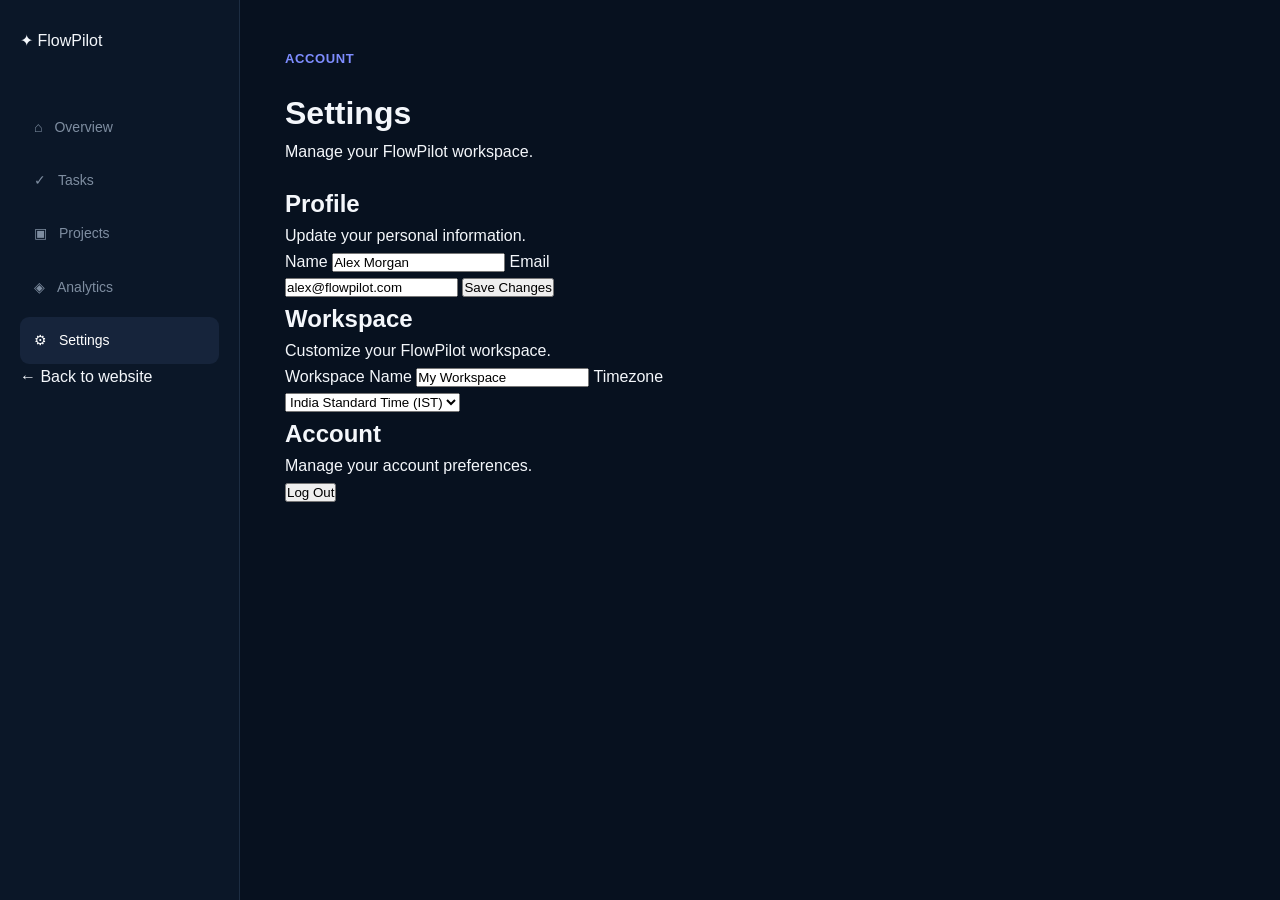
<file: settings.html>
<!DOCTYPE html>
<html lang="en">
<head>
    <meta charset="UTF-8">
    <meta name="viewport" content="width=device-width, initial-scale=1.0">
    <title>Settings — FlowPilot</title>
    <link rel="stylesheet" href="style.css">
</head>

<body>

<div class="dashboard-layout">

    <aside class="sidebar">

        <div class="sidebar-logo">✦ FlowPilot</div>

        <nav class="dashboard-nav">

    <a href="dashboard.html">
        <span>⌂</span>
        Overview
    </a>

    <a href="tasks.html">
        <span>✓</span>
        Tasks
    </a>

    <a href="projects.html">
        <span>▣</span>
        Projects
    </a>

    <a href="analytics.html">
        <span>◈</span>
        Analytics
    </a>

    <a href="settings.html" class="active">
        <span>⚙</span>
        Settings
    </a>

</nav>

        <a href="index.html" class="back-link">
            ← Back to website
        </a>

    </aside>


    <main class="dashboard-main">

        <div class="dashboard-top">
            <div>
                <p class="eyebrow">ACCOUNT</p>
                <h1>Settings</h1>
                <p>Manage your FlowPilot workspace.</p>
            </div>
        </div>


        <section class="settings-panel">

            <div class="settings-section">

                <h2>Profile</h2>
                <p>Update your personal information.</p>

                <label>Name</label>
                <input type="text" value="Alex Morgan">

                <label>Email</label>
                <input type="email" value="alex@flowpilot.com">

                <button class="save-btn" id="saveProfile">
                    Save Changes
                </button>

            </div>


            <div class="settings-section">

                <h2>Workspace</h2>
                <p>Customize your FlowPilot workspace.</p>

                <label>Workspace Name</label>
                <input type="text" value="My Workspace">

                <label>Timezone</label>

                <select>
                    <option>India Standard Time (IST)</option>
                    <option>GMT</option>
                    <option>Eastern Time</option>
                </select>

            </div>


            <div class="settings-section danger-zone">

                <h2>Account</h2>
                <p>Manage your account preferences.</p>

                <button class="logout-btn" id="logoutBtn">
                    Log Out
                </button>

            </div>

        </section>

    </main>

</div>

<script src="script.js"></script>

</body>
</html>
</file>
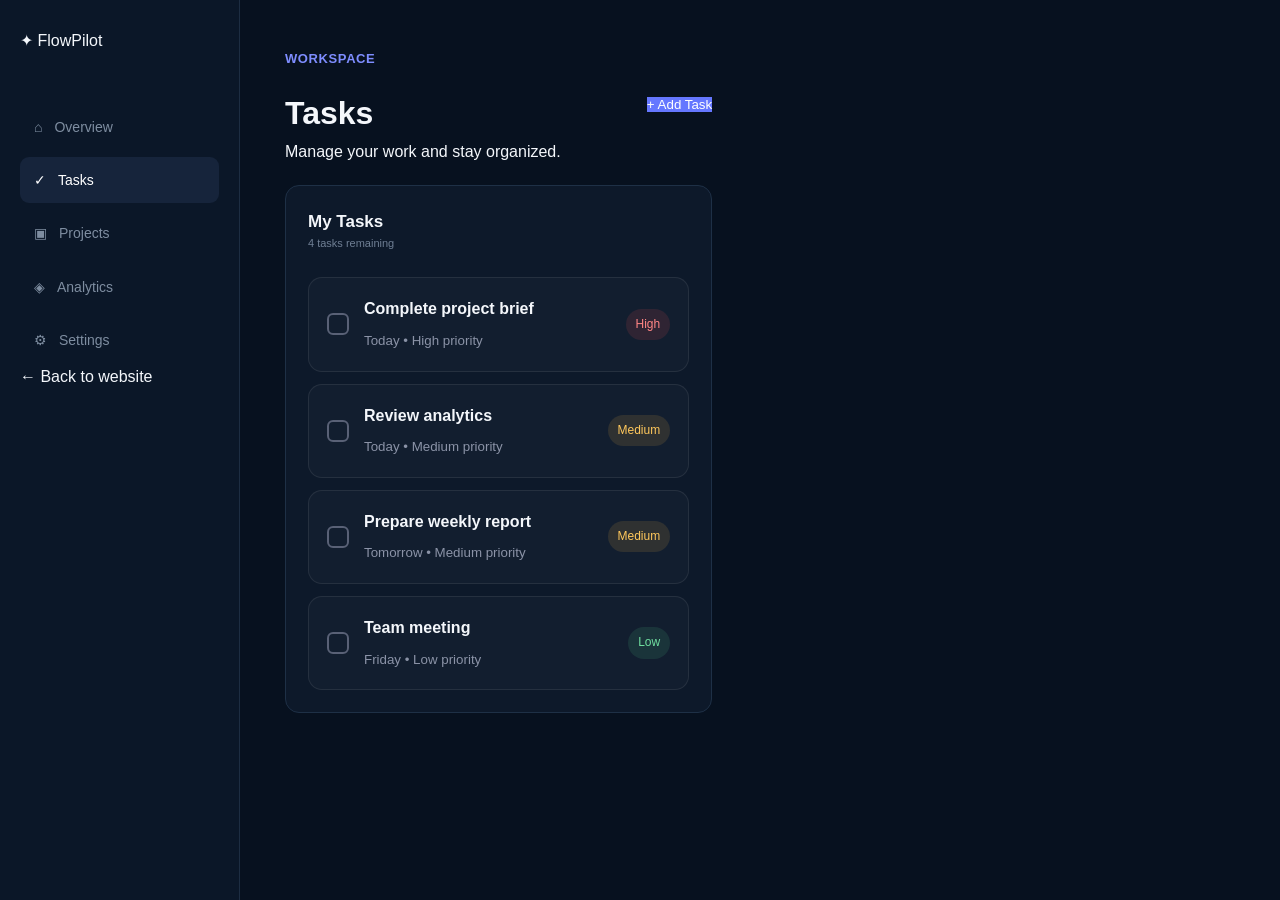
<file: tasks.html>
<!DOCTYPE html>
<html lang="en">
<head>
    <meta charset="UTF-8">
    <meta name="viewport" content="width=device-width, initial-scale=1.0">
    <title>Tasks — FlowPilot</title>
    <link rel="stylesheet" href="style.css">
</head>

<body>

<div class="dashboard-layout">

    <aside class="sidebar">
        <div class="sidebar-logo">✦ FlowPilot</div>

        <nav class="dashboard-nav">

    <a href="dashboard.html">
        <span>⌂</span>
        Overview
    </a>

    <a href="tasks.html" class="active">
        <span>✓</span>
        Tasks
    </a>

    <a href="projects.html">
        <span>▣</span>
        Projects
    </a>

    <a href="analytics.html">
        <span>◈</span>
        Analytics
    </a>

    <a href="settings.html">
        <span>⚙</span>
        Settings
    </a>

</nav>

        <a href="index.html" class="back-link">← Back to website</a>
    </aside>


    <main class="dashboard-main">

        <div class="dashboard-top">
            <div>
                <p class="eyebrow">WORKSPACE</p>
                <h1>Tasks</h1>
                <p>Manage your work and stay organized.</p>
            </div>

            <button class="add-project" id="addTaskBtn">
                + Add Task
            </button>
        </div>


        <section class="dashboard-panel">

            <div class="panel-heading">
                <div>
                    <h2>My Tasks</h2>
                    <p id="taskStatus">4 tasks remaining</p>
                </div>
            </div>


            <div class="task-list">

                <div class="task-row">
                    <button class="task-check"></button>
                    <div>
                        <strong>Complete project brief</strong>
                        <small>Today • High priority</small>
                    </div>
                    <span class="task-tag high">High</span>
                </div>

                <div class="task-row">
                    <button class="task-check"></button>
                    <div>
                        <strong>Review analytics</strong>
                        <small>Today • Medium priority</small>
                    </div>
                    <span class="task-tag medium">Medium</span>
                </div>

                <div class="task-row">
                    <button class="task-check"></button>
                    <div>
                        <strong>Prepare weekly report</strong>
                        <small>Tomorrow • Medium priority</small>
                    </div>
                    <span class="task-tag medium">Medium</span>
                </div>

                <div class="task-row">
                    <button class="task-check"></button>
                    <div>
                        <strong>Team meeting</strong>
                        <small>Friday • Low priority</small>
                    </div>
                    <span class="task-tag low">Low</span>
                </div>

            </div>

        </section>

    </main>

</div>

<script src="script.js"></script>

</body>
</html>
</file>
<file: style.css>
/* =========================
   RESET
========================= */

* {
    margin: 0;
    padding: 0;
    box-sizing: border-box;
}

html {
    scroll-behavior: smooth;
}

body {
    font-family: Arial, Helvetica, sans-serif;
    background: #07111f;
    color: #f4f7fb;
    line-height: 1.6;
}

a {
    color: inherit;
    text-decoration: none;
}

.container {
    width: min(1120px, 92%);
    margin: auto;
}


/* =========================
   NAVBAR
========================= */

.navbar {
    position: sticky;
    top: 0;
    z-index: 1000;
    background: rgba(7, 17, 31, 0.88);
    backdrop-filter: blur(16px);
    border-bottom: 1px solid rgba(255,255,255,0.07);
}

.nav-container {
    min-height: 76px;
    display: flex;
    align-items: center;
    justify-content: space-between;
    gap: 25px;
}

.logo {
    display: flex;
    align-items: center;
    gap: 10px;
    font-size: 21px;
    font-weight: 800;
}

.logo-mark {
    width: 36px;
    height: 36px;
    display: grid;
    place-items: center;
    border-radius: 10px;
    background: linear-gradient(135deg, #6d7cff, #38d9a9);
    color: white;
    font-weight: 900;
}

.nav-links {
    display: flex;
    gap: 28px;
}

.nav-links a {
    color: #aeb9c8;
    font-size: 14px;
    transition: 0.25s;
}

.nav-links a:hover {
    color: white;
}

.nav-actions {
    display: flex;
    align-items: center;
    gap: 18px;
}

.login-btn {
    color: #b8c3d1;
    font-size: 14px;
}

.nav-cta,
.primary-btn {
    background: linear-gradient(135deg, #6d7cff, #5265ef);
    padding: 12px 19px;
    border-radius: 10px;
    font-weight: 700;
    font-size: 14px;
    transition: 0.25s;
}

.nav-cta:hover,
.primary-btn:hover {
    transform: translateY(-2px);
    box-shadow: 0 10px 30px rgba(82,101,239,0.25);
}

.menu-btn {
    display: none;
    background: none;
    border: 0;
    color: white;
    font-size: 25px;
}


/* =========================
   MOBILE MENU
========================= */

.mobile-menu {
    display: none;
    position: fixed;
    top: 76px;
    left: 0;
    right: 0;
    z-index: 999;
    padding: 25px;
    background: #0b1728;
    border-bottom: 1px solid rgba(255,255,255,0.08);
}

.mobile-menu.open {
    display: flex;
    flex-direction: column;
    gap: 18px;
}

.mobile-menu a {
    color: #d7deea;
}

.mobile-cta {
    text-align: center;
    background: #596af5;
    padding: 12px;
    border-radius: 9px;
    font-weight: bold;
}


/* =========================
   HERO
========================= */

.hero {
    position: relative;
    overflow: hidden;
    padding: 105px 0 90px;
}

.hero::before {
    content: "";
    position: absolute;
    width: 550px;
    height: 550px;
    background: #4f63ff;
    opacity: 0.10;
    filter: blur(130px);
    border-radius: 50%;
    top: -180px;
    left: -180px;
}

.hero-grid {
    position: relative;
    display: grid;
    grid-template-columns: 1fr 1fr;
    align-items: center;
    gap: 65px;
}

.eyebrow {
    display: inline-block;
    color: #7e8dff;
    font-size: 13px;
    font-weight: 700;
    letter-spacing: 0.6px;
    margin-bottom: 18px;
}

.hero h1 {
    font-size: clamp(48px, 6vw, 76px);
    line-height: 1.03;
    letter-spacing: -3px;
    margin-bottom: 25px;
}

.hero h1 span,
.section-heading h2 span {
    color: #7e8dff;
}

.hero-description {
    max-width: 550px;
    color: #9eacbd;
    font-size: 18px;
    margin-bottom: 30px;
}

.hero-buttons {
    display: flex;
    align-items: center;
    gap: 14px;
    flex-wrap: wrap;
}

.secondary-btn {
    padding: 11px 18px;
    border: 1px solid #344258;
    border-radius: 10px;
    color: #dce3ed;
    font-size: 14px;
    font-weight: 700;
}

.hero-note {
    margin-top: 20px;
    color: #718096;
    font-size: 12px;
}

.hero-note span {
    margin: 0 8px;
}


/* =========================
   DASHBOARD MOCKUP
========================= */

.hero-visual {
    perspective: 1000px;
}

.dashboard-card {
    background: #101d30;
    border: 1px solid #26364c;
    border-radius: 20px;
    padding: 22px;
    box-shadow: 0 30px 80px rgba(0,0,0,0.35);
    transform: rotateY(-4deg) rotateX(2deg);
}

.dashboard-top {
    display: flex;
    justify-content: space-between;
    align-items: center;
    margin-bottom: 20px;
}

.dashboard-top strong {
    display: block;
    font-size: 18px;
}

.dashboard-top small {
    color: #77879a;
}

.avatar {
    width: 38px;
    height: 38px;
    border-radius: 50%;
    display: grid;
    place-items: center;
    background: #6d7cff;
    font-weight: bold;
}

.stats-grid {
    display: grid;
    grid-template-columns: 1fr 1fr;
    gap: 12px;
}

.stat-card,
.chart-card,
.tasks-card {
    background: #0b1728;
    border: 1px solid #24354a;
    border-radius: 13px;
    padding: 15px;
}

.stat-card small {
    display: block;
    color: #75869b;
    font-size: 11px;
}

.stat-card strong {
    display: block;
    font-size: 26px;
    margin: 3px 0;
}

.stat-card span {
    color: #42d6a2;
    font-size: 11px;
}

.chart-card {
    margin-top: 12px;
}

.chart-heading,
.tasks-heading {
    display: flex;
    justify-content: space-between;
    margin-bottom: 18px;
}

.chart-heading strong,
.tasks-heading strong {
    font-size: 13px;
}

.chart-heading span,
.tasks-heading span {
    color: #75869b;
    font-size: 11px;
}

.chart {
    height: 100px;
    display: flex;
    align-items: end;
    gap: 10px;
}

.chart div {
    flex: 1;
    background: linear-gradient(to top, #596af5, #7e8dff);
    border-radius: 5px 5px 0 0;
}

.tasks-card {
    margin-top: 12px;
}

.task {
    display: flex;
    align-items: center;
    gap: 10px;
    padding: 9px 0;
    border-top: 1px solid #1c2b3e;
}

.task p {
    color: #b9c4d2;
    font-size: 12px;
}

.check {
    width: 17px;
    height: 17px;
    border: 1px solid #46566c;
    border-radius: 5px;
}

.check.completed {
    display: grid;
    place-items: center;
    background: #42cfa1;
    color: #06121d;
    border: none;
    font-size: 11px;
}
.live-status {
    display: inline-flex;
    align-items: center;
    gap: 8px;
    margin-top: 18px;
    color: #8b93a7;
    font-size: 12px;
}

.live-status span {
    width: 7px;
    height: 7px;
    border-radius: 50%;
    background: #70dfa0;
    box-shadow: 0 0 12px rgba(112,223,160,0.6);
}

/* =========================
   TRUST
========================= */

.trust {
    padding: 30px 0;
    border-top: 1px solid #17263a;
    border-bottom: 1px solid #17263a;
}

.trust p {
    text-align: center;
    color: #66768b;
    font-size: 10px;
    letter-spacing: 2px;
    margin-bottom: 20px;
}

.trust-items {
    display: flex;
    justify-content: space-around;
    flex-wrap: wrap;
    gap: 20px;
    color: #728198;
    font-size: 13px;
    font-weight: bold;
}


/* =========================
   SECTIONS
========================= */

.section {
    padding: 105px 0;
}

.section-heading {
    max-width: 650px;
    margin-bottom: 50px;
}

.section-heading h2 {
    font-size: clamp(34px, 5vw, 52px);
    line-height: 1.1;
    letter-spacing: -1.8px;
    margin-bottom: 18px;
}

.section-heading p {
    color: #8290a3;
}


/* =========================
   FEATURES
========================= */

.feature-grid {
    display: grid;
    grid-template-columns: repeat(3, 1fr);
    gap: 18px;
}

.feature-card {
    background: #0c1829;
    border: 1px solid #1f3045;
    border-radius: 16px;
    padding: 28px;
    transition: 0.3s;
}

.feature-card:hover {
    transform: translateY(-7px);
    border-color: #4457d8;
}

.feature-icon {
    width: 43px;
    height: 43px;
    display: grid;
    place-items: center;
    border-radius: 11px;
    background: #17254a;
    color: #8290ff;
    margin-bottom: 22px;
    font-size: 20px;
}

.feature-card h3 {
    margin-bottom: 12px;
    font-size: 19px;
}

.feature-card p {
    color: #7e8da0;
    font-size: 14px;
    margin-bottom: 20px;
}

.feature-card a {
    color: #8290ff;
    font-size: 13px;
    font-weight: bold;
}


/* =========================
   HOW IT WORKS
========================= */

.how-it-works {
    background: #091524;
}

.steps {
    display: grid;
    grid-template-columns: repeat(3, 1fr);
    gap: 30px;
}

.step {
    border-top: 1px solid #27384e;
    padding-top: 25px;
}

.step-number {
    color: #6577ff;
    font-size: 13px;
    font-weight: bold;
    margin-bottom: 20px;
}

.step h3 {
    margin-bottom: 10px;
}

.step p {
    color: #7d8b9e;
    font-size: 14px;
}


/* =========================
   PRICING
========================= */

.pricing-grid {
    display: grid;
    grid-template-columns: repeat(3, 1fr);
    gap: 18px;
}

.price-card {
    position: relative;
    background: #0c1829;
    border: 1px solid #213249;
    border-radius: 16px;
    padding: 30px;
}

.price-card.featured {
    border-color: #6577ff;
    box-shadow: 0 20px 60px rgba(76,90,220,0.12);
}

.popular {
    position: absolute;
    top: -13px;
    right: 22px;
    padding: 5px 10px;
    border-radius: 20px;
    background: #6577ff;
    font-size: 9px;
    font-weight: bold;
}

.plan-name {
    color: #8a99ab;
    font-size: 13px;
    margin-bottom: 10px;
}

.price-card h3 {
    font-size: 35px;
    margin-bottom: 8px;
}

.price-card h3 span {
    color: #7a899c;
    font-size: 13px;
    font-weight: normal;
}

.price-card > p:not(.plan-name) {
    color: #75859a;
    font-size: 13px;
    min-height: 45px;
}

.price-btn {
    display: block;
    text-align: center;
    border: 1px solid #33445a;
    padding: 11px;
    border-radius: 9px;
    margin: 20px 0;
    font-size: 13px;
    font-weight: bold;
}

.featured .price-btn {
    background: #6577ff;
    border-color: #6577ff;
}

.price-card ul {
    list-style: none;
    color: #9ba8b8;
    font-size: 13px;
}

.price-card li {
    margin: 11px 0;
}


/* =========================
   CTA
========================= */

.cta-section {
    padding: 70px 0;
}

.cta {
    background: linear-gradient(135deg, #121f38, #101a2c);
    border: 1px solid #263750;
    border-radius: 22px;
    padding: 55px;
    display: flex;
    align-items: center;
    justify-content: space-between;
    gap: 30px;
}

.cta h2 {
    font-size: clamp(30px, 4vw, 45px);
    line-height: 1.1;
    margin-bottom: 15px;
}

.cta p {
    color: #8190a3;
}


/* =========================
   FOOTER
========================= */

footer {
    border-top: 1px solid #18283c;
    padding-top: 55px;
}

.footer-grid {
    display: grid;
    grid-template-columns: 2fr 1fr 1fr 1fr;
    gap: 35px;
    padding-bottom: 50px;
}

.footer-grid p {
    max-width: 280px;
    color: #718095;
    font-size: 13px;
    margin-top: 15px;
}

.footer-grid h4 {
    margin-bottom: 15px;
    font-size: 13px;
}

.footer-grid > div:not(:first-child) a {
    display: block;
    color: #718095;
    font-size: 13px;
    margin: 9px 0;
}

.copyright {
    border-top: 1px solid #18283c;
    padding: 20px;
    text-align: center;
    color: #56667a;
    font-size: 11px;
}


/* =========================
   RESPONSIVE
========================= */

@media (max-width: 850px) {

    .nav-links,
    .nav-actions {
        display: none;
    }

    .menu-btn {
        display: block;
    }

    .hero-grid {
        grid-template-columns: 1fr;
        gap: 50px;
    }

    .hero {
        padding-top: 75px;
    }

    .feature-grid,
    .steps,
    .pricing-grid {
        grid-template-columns: 1fr;
    }

    .footer-grid {
        grid-template-columns: 1fr 1fr;
    }

    .cta {
        flex-direction: column;
        align-items: flex-start;
        padding: 35px;
    }
}


@media (max-width: 500px) {

    .hero h1 {
        font-size: 48px;
    }

    .hero-description {
        font-size: 16px;
    }

    .dashboard-card {
        padding: 14px;
        transform: none;
    }

    .stats-grid {
        gap: 7px;
    }

    .stat-card {
        padding: 11px;
    }

    .section {
        padding: 75px 0;
    }

    .footer-grid {
        grid-template-columns: 1fr;
    }

    .trust-items {
        flex-direction: column;
        align-items: center;
    }
}
/* =========================
   PREMIUM ANIMATIONS
========================= */

@keyframes fadeUp {
    from {
        opacity: 0;
        transform: translateY(25px);
    }

    to {
        opacity: 1;
        transform: translateY(0);
    }
}

.hero-content {
    animation: fadeUp 0.8s ease forwards;
}

.hero-visual {
    animation: fadeUp 1s ease 0.15s forwards;
    opacity: 0;
}

.feature-card {
    animation: fadeUp 0.7s ease forwards;
}

.step {
    animation: fadeUp 0.7s ease forwards;
}

.price-card {
    animation: fadeUp 0.7s ease forwards;
}


/* Smooth dashboard hover */

.dashboard-card {
    transition: transform 0.4s ease, box-shadow 0.4s ease;
}

.dashboard-card:hover {
    transform: translateY(-5px) rotateY(-2deg);
    box-shadow: 0 40px 90px rgba(0,0,0,0.45);
}


/* Button interaction */

.secondary-btn {
    transition: 0.25s ease;
}

.secondary-btn:hover {
    border-color: #6577ff;
    background: rgba(101,119,255,0.08);
    transform: translateY(-2px);
}
/* =========================
   SAAS DASHBOARD
========================= */

.dashboard-page {
    background: #070f1c;
    min-height: 100vh;
}


/* SIDEBAR */

.sidebar {
    position: fixed;
    left: 0;
    top: 0;
    bottom: 0;
    width: 240px;
    background: #0b1728;
    border-right: 1px solid #1d2d42;
    padding: 28px 20px;
    display: flex;
    flex-direction: column;
}

.dashboard-nav {
    display: flex;
    flex-direction: column;
    gap: 7px;
    margin-top: 50px;
}

.dashboard-nav a {
    padding: 12px 14px;
    border-radius: 9px;
    color: #7e8da0;
    font-size: 14px;
    display: flex;
    align-items: center;
    gap: 12px;
}

.dashboard-nav a:hover,
.dashboard-nav a.active {
    background: #16243b;
    color: white;
}

.sidebar-bottom {
    margin-top: auto;
}

.sidebar-bottom a {
    color: #718197;
    font-size: 13px;
}


/* MAIN */

.dashboard-main {
    margin-left: 240px;
    padding: 45px;
    max-width: 1500px;
}


/* HEADER */

.dashboard-header {
    display: flex;
    align-items: flex-start;
    justify-content: space-between;
    margin-bottom: 35px;
}

.dashboard-label {
    color: #68788c;
    font-size: 12px;
    margin-bottom: 5px;
}

.dashboard-header h1 {
    font-size: 32px;
    margin-bottom: 7px;
}

.dashboard-header > div > p:last-child {
    color: #77879b;
    font-size: 14px;
}

.profile-circle {
    width: 43px;
    height: 43px;
    display: grid;
    place-items: center;
    border-radius: 50%;
    background: #6577ff;
    font-weight: bold;
}


/* STATS */

.dashboard-stats {
    display: grid;
    grid-template-columns: repeat(4, 1fr);
    gap: 15px;
    margin-bottom: 20px;
}

.dashboard-stat {
    background: #0d192a;
    border: 1px solid #1e3046;
    border-radius: 14px;
    padding: 20px;
}

.dashboard-stat span {
    display: block;
    color: #77879a;
    font-size: 12px;
    margin-bottom: 8px;
}

.dashboard-stat strong {
    display: block;
    font-size: 29px;
}

.dashboard-stat small {
    color: #43cea1;
    font-size: 11px;
}


/* PANELS */

.dashboard-layout {
    display: grid;
    grid-template-columns: 1.5fr 1fr;
    gap: 18px;
}

.dashboard-panel {
    background: #0d192a;
    border: 1px solid #1e3046;
    border-radius: 14px;
    padding: 22px;
}

.panel-heading {
    display: flex;
    justify-content: space-between;
    align-items: center;
    margin-bottom: 25px;
}

.panel-heading h2 {
    font-size: 17px;
}

.panel-heading p {
    color: #6f7f94;
    font-size: 11px;
}

.panel-heading button,
.panel-heading > a {
    border: 1px solid #2a3b52;
    background: #101f32;
    color: #9ba8b8;
    padding: 7px 10px;
    border-radius: 7px;
    font-size: 11px;
}


/* CHART */

.big-chart {
    height: 230px;
    display: flex;
    align-items: end;
    justify-content: space-around;
    gap: 12px;
    border-bottom: 1px solid #26364b;
}

.big-chart .bar {
    position: relative;
    width: 9%;
    max-width: 45px;
    background: linear-gradient(to top, #596af5, #8290ff);
    border-radius: 7px 7px 0 0;
    min-height: 25px;
    transition: 0.3s;
}

.big-chart .bar:hover {
    transform: translateY(-5px);
}

.big-chart .bar span {
    position: absolute;
    top: calc(100% + 12px);
    left: 50%;
    transform: translateX(-50%);
    color: #68788c;
    font-size: 10px;
}


/* TASKS */

.dashboard-task {
    display: flex;
    align-items: center;
    gap: 12px;
    padding: 13px 0;
    border-top: 1px solid #1b2b40;
}

.task-check {
    width: 19px;
    height: 19px;
    border: 1px solid #3d4e65;
    border-radius: 6px;
    flex-shrink: 0;
}

.task-check.checked {
    display: grid;
    place-items: center;
    background: #43cea1;
    border-color: #43cea1;
    color: #07141e;
    font-size: 11px;
}

.dashboard-task strong {
    display: block;
    font-size: 12px;
}

.dashboard-task small {
    color: #68798e;
    font-size: 10px;
}


/* PROJECTS */

.projects-panel {
    margin-top: 18px;
}

.add-project {
    background: #6577ff !important;
    color: white !important;
    border: none !important;
}

.project-row {
    display: grid;
    grid-template-columns: 1fr 2fr 50px;
    align-items: center;
    gap: 20px;
    padding: 16px 0;
    border-top: 1px solid #1b2b40;
}

.project-row strong {
    font-size: 12px;
}

.project-row small {
    display: block;
    color: #68798e;
    font-size: 10px;
    margin-top: 3px;
}

.progress {
    height: 7px;
    background: #1a2a3e;
    border-radius: 20px;
    overflow: hidden;
}

.progress span {
    display: block;
    height: 100%;
    background: #6577ff;
    border-radius: 20px;
}


/* DASHBOARD MOBILE */

@media (max-width: 900px) {

    .sidebar {
        width: 190px;
    }

    .dashboard-main {
        margin-left: 190px;
        padding: 25px;
    }

    .dashboard-stats {
        grid-template-columns: 1fr 1fr;
    }

    .dashboard-layout {
        grid-template-columns: 1fr;
    }
}


@media (max-width: 600px) {

    .sidebar {
        position: relative;
        width: 100%;
        height: auto;
        padding: 18px;
    }

    .dashboard-nav {
        margin-top: 20px;
        flex-direction: row;
        overflow-x: auto;
    }

    .dashboard-nav a {
        white-space: nowrap;
    }

    .sidebar-bottom {
        display: none;
    }

    .dashboard-main {
        margin-left: 0;
        padding: 20px 14px;
    }

    .dashboard-header h1 {
        font-size: 24px;
    }

    .dashboard-stats {
        grid-template-columns: 1fr 1fr;
    }

    .project-row {
        grid-template-columns: 1fr;
        gap: 8px;
    }
}
.dashboard-link {
    display: inline-block;
    margin-top: 18px;
    color: #8290ff;
    font-size: 13px;
    font-weight: 700;
    transition: 0.25s;
}

.dashboard-link:hover {
    transform: translateX(5px);
}
/* TASKS PAGE */

.task-list {
    display: flex;
    flex-direction: column;
    gap: 12px;
    margin-top: 24px;
}

.task-row {
    display: flex;
    align-items: center;
    gap: 15px;
    padding: 18px;
    border: 1px solid rgba(255,255,255,0.08);
    border-radius: 14px;
    background: rgba(255,255,255,0.025);
}

.task-row > div {
    flex: 1;
}

.task-row strong {
    display: block;
    margin-bottom: 5px;
}

.task-row small {
    color: #8b93a7;
}

.task-check {
    width: 22px;
    height: 22px;
    border: 2px solid #596176;
    border-radius: 6px;
    background: transparent;
    cursor: pointer;
    color: white;
    font-weight: bold;
}

.task-check.checked {
    background: #5b5cf0;
    border-color: #5b5cf0;
}

.task-tag {
    padding: 6px 10px;
    border-radius: 20px;
    font-size: 12px;
}

.task-tag.high {
    background: rgba(255,80,80,0.12);
    color: #ff8585;
}

.task-tag.medium {
    background: rgba(255,190,70,0.12);
    color: #ffc85c;
}

.task-tag.low {
    background: rgba(80,210,140,0.12);
    color: #70dfa0;
}

@media (max-width: 600px) {
    .task-row {
        padding: 14px;
    }

    .task-tag {
        display: none;
    }
}
/* =========================
   PROJECTS PAGE
========================= */

.projects-grid {
    display: grid;
    grid-template-columns: repeat(3, 1fr);
    gap: 20px;
    margin-top: 28px;
}

.project-card {
    padding: 24px;
    border: 1px solid rgba(255,255,255,0.08);
    border-radius: 18px;
    background: rgba(255,255,255,0.025);
    transition: 0.3s ease;
}

.project-card:hover {
    transform: translateY(-5px);
    border-color: rgba(100,100,255,0.35);
}

.project-card-top {
    display: flex;
    align-items: center;
    justify-content: space-between;
}

.project-icon {
    width: 44px;
    height: 44px;
    border-radius: 12px;
    display: flex;
    align-items: center;
    justify-content: center;
    background: rgba(100,100,255,0.15);
    font-weight: 700;
}

.project-status {
    padding: 6px 10px;
    border-radius: 20px;
    font-size: 11px;
}

.active-status {
    background: rgba(70,210,130,0.12);
    color: #70dfa0;
}

.planning-status {
    background: rgba(255,190,70,0.12);
    color: #ffc85c;
}

.project-card h2 {
    margin-top: 20px;
    font-size: 20px;
}

.project-card p {
    color: #8b93a7;
    font-size: 14px;
    line-height: 1.6;
    margin: 10px 0 20px;
}

.project-meta {
    display: flex;
    justify-content: space-between;
    color: #8b93a7;
    font-size: 12px;
    margin-bottom: 20px;
}

.progress-info {
    display: flex;
    justify-content: space-between;
    font-size: 13px;
    margin-bottom: 8px;
}

.progress-info span {
    color: #8b93a7;
}

.progress-bar {
    height: 7px;
    background: rgba(255,255,255,0.08);
    border-radius: 10px;
    overflow: hidden;
}

.progress-bar div {
    height: 100%;
    background: linear-gradient(90deg, #5b5cf0, #8b5cf6);
    border-radius: 10px;
}


@media (max-width: 900px) {

    .projects-grid {
        grid-template-columns: repeat(2, 1fr);
    }

}


@media (max-width: 600px) {

    .projects-grid {
        grid-template-columns: 1fr;
    }

}
</file>
